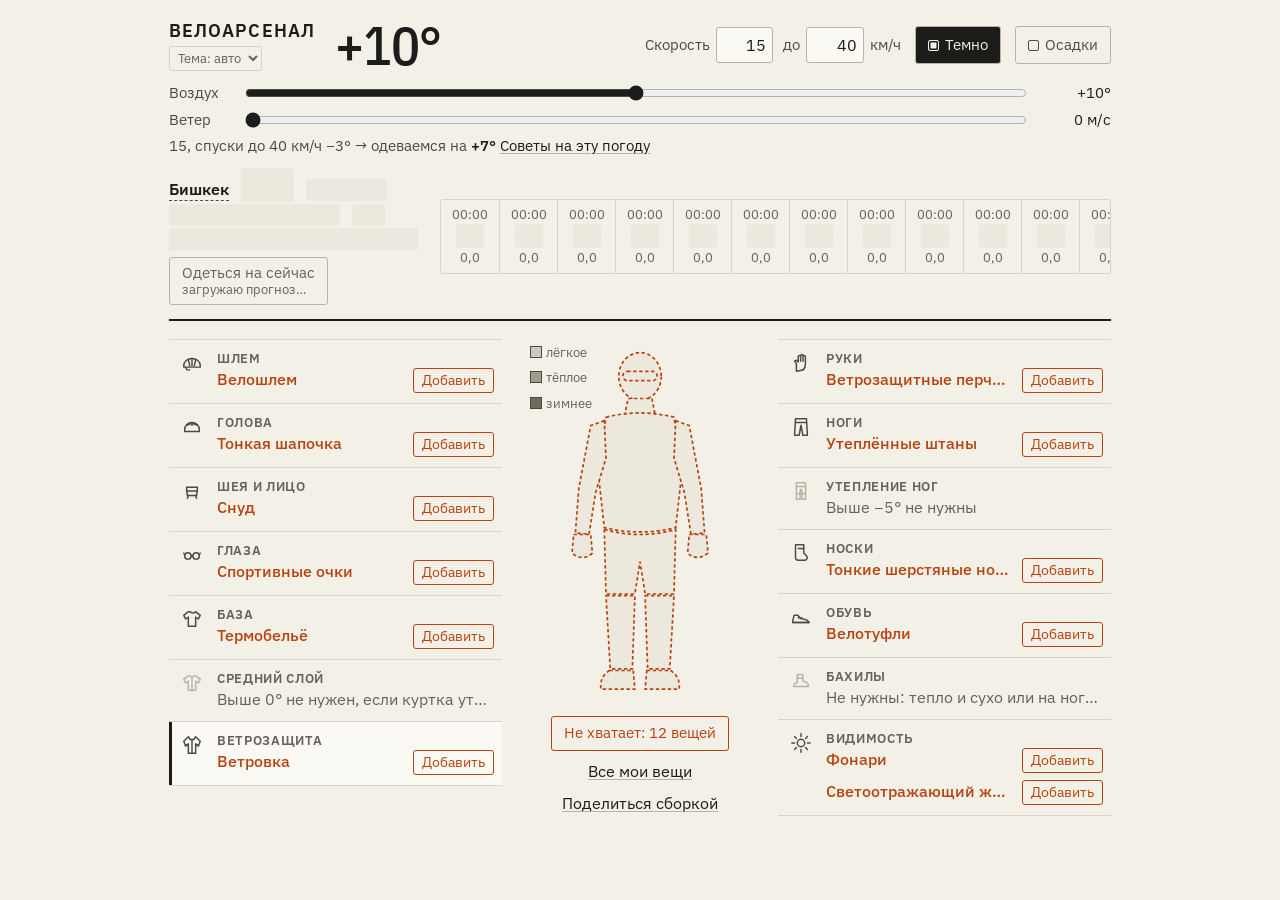
<file: docs/index.html>
<!doctype html>
<html lang="ru">
<head>
<meta charset="utf-8">
<meta name="viewport" content="width=device-width, initial-scale=1">
<title>Велоарсенал</title>
<link rel="preconnect" href="https://fonts.googleapis.com">
<link rel="preconnect" href="https://fonts.gstatic.com" crossorigin>
<link rel="stylesheet" href="https://fonts.googleapis.com/css2?family=IBM+Plex+Sans:wght@400;500;600&family=IBM+Plex+Sans+Condensed:wght@500;600&display=swap">
<script>try { var th = localStorage.getItem("veloarsenal.theme"); if (th && th !== "auto") document.documentElement.dataset.theme = th; } catch (e) {}</script>
<link rel="stylesheet" href="ui.css?v=03cb2241">

<div class="app">
  <section class="bar" aria-label="Условия поездки">
    <div class="brand-cell">
      <div class="brand">Велоарсенал</div>
      <select class="theme-sel" id="themeSel" aria-label="Тема оформления" title="Тема оформления">
        <option value="auto">Тема: авто</option><option value="light">Светлая</option><option value="dark">Тёмная</option><option value="dnb">Ночная</option><option value="aurora">Аврора</option>
      </select>
    </div>
    <div class="cond" id="cond" role="dialog" aria-label="Другая погода или скорость">
      <div class="m-only m-cond-h"><span>Другая погода или скорость</span><button type="button" class="ib" id="condClose" aria-label="Закрыть">✕</button></div>
      <div class="temp-big" id="tempBig">+10°</div>
      <div class="sliders">
        <div class="sl-row"><label for="temp">Воздух</label><input type="range" id="temp" min="-10" max="30" step="1" value="10"><output id="tempOut" for="temp"></output></div>
        <div class="sl-row"><label for="wind">Ветер</label><input type="range" id="wind" min="0" max="15" step="0.5" value="0"><output id="windOut" for="wind">0 м/с</output></div>
        <div class="eff"><span id="effText"></span> <button type="button" class="lnk" id="goTips">Советы на эту погоду</button></div>
      </div>
      <div class="toggles">
        <div class="speed" role="group" aria-label="Скорость">
          <label>Скорость <input id="spdCruise" type="number" min="15" max="60" step="1" inputmode="numeric" aria-label="Обычная скорость, км/ч"></label>
          <label>до <input id="spdMax" type="number" min="15" max="61" step="1" inputmode="numeric" aria-label="Максимальная скорость на спусках, км/ч"> км/ч</label>
        </div>
        <button type="button" class="tg flag" id="dark" aria-pressed="true">Темно</button>
        <button type="button" class="tg flag" id="rain" aria-pressed="false">Осадки</button>
      </div>
    </div>
    <div class="wx" aria-label="Погода">
      <button type="button" class="m-only cond-btn" id="condBtn" aria-label="Другая погода или скорость"><svg viewBox="0 0 24 24" width="20" height="20" fill="none" stroke="currentColor" stroke-width="1.7" stroke-linecap="round" stroke-linejoin="round" aria-hidden="true"><path d="M4 20h4L19 9l-4-4L4 16z"/><path d="M13.5 6.5l4 4"/></svg></button>
      <div class="wx-now" id="wNow"><span>Загружаю прогноз…</span></div>
      <div class="hours-wrap">
        <div class="hours" id="wHours" role="group" aria-label="Почасовой прогноз: нажмите, чтобы одеться на этот час"></div>
        <div class="swipe-cue" id="swipeCue" aria-hidden="true" hidden><span>››</span></div>
      </div>
      <div class="city-pop" id="cityPanel" role="dialog" aria-label="Выбор города" hidden>
        <input id="cityQ" type="search" placeholder="Город, например «Алматы»" aria-label="Поиск города" autocomplete="off">
        <div class="city-res" id="cityRes"></div>
        <div class="pop-actions">
          <button type="button" class="btn" id="cityGeo">Определить по местоположению</button>
          <button type="button" class="ib" id="cityClose" aria-label="Закрыть">✕</button>
        </div>
        <div class="io-msg" id="cityMsg" aria-live="polite"></div>
      </div>
    </div>
  </section>
  <div class="cond-bg" id="condBg"></div>

  <section class="main" aria-label="Экипировка">
    <div class="col" id="colLeft"></div>
    <div class="center">
      <div class="figure">
        <div class="fig-wrap">
        <svg id="figure" viewBox="0 0 200 430" role="img" aria-label="Силуэт велосипедиста, зоны окрашены по надетым вещам">
            <ellipse class="part" data-slot="head" cx="100" cy="44" rx="25" ry="28"/>
            <rect class="part" data-slot="eyes" x="80" y="38" width="40" height="11" rx="5"/>
            <path class="part" data-slot="face" d="M86 70 h28 l4 20 h-36 z"/>
            <path class="part" data-zone="torso" d="M60 92 Q100 82 140 92 L150 150 L142 222 Q100 232 58 222 L50 150 Z"/>
            <path class="part" data-zone="armL" d="M58 96 L42 102 L28 176 L24 228 L40 230 L48 180 L60 140 Z"/>
            <path class="part" data-zone="armR" d="M142 96 L158 102 L172 176 L176 228 L160 230 L152 180 L140 140 Z"/>
            <path class="part" data-slot="hands" d="M22 230 h20 l2 22 q-11 10 -24 0 z"/>
            <path class="part" data-slot="hands" d="M158 230 h20 l2 22 q-13 10 -24 0 z"/>
            <path class="part" data-zone="thighs" d="M58 224 Q100 236 142 224 L140 300 L106 300 L100 262 L94 300 L60 300 Z"/>
            <path class="part" data-zone="shins" d="M60 302 h34 l-3 86 h-26 z"/>
            <path class="part" data-zone="shins" d="M106 302 h34 l-5 86 h-26 z"/>
            <path class="part" data-zone="feet" d="M64 390 h28 l2 22 h-40 q-2 -14 10 -22 z"/>
            <path class="part" data-zone="feet" d="M108 390 h28 q12 8 10 22 h-40 z"/>
          </svg>
          <div class="fig-legend" aria-hidden="true"><span><i style="background:var(--layer-1)"></i>лёгкое</span><span><i style="background:var(--layer-2)"></i>тёплое</span><span><i style="background:var(--layer-3)"></i>зимнее</span></div>
        </div>
        <div class="fig-actions">
          <div class="m-only kit-h" id="kitHead"></div>
          <button type="button" class="miss-btn" id="goMissing" hidden>Не хватает: <span id="qBadge"></span></button>
          <button type="button" class="lnk m-only" data-go="tips">Советы на эту погоду</button>
          <button type="button" class="lnk all-items" id="goInv">Все мои вещи <span class="cnt" id="invCount"></span></button>
          <button type="button" class="lnk" id="shareBtn">Поделиться сборкой</button>
        </div>

      </div>
    </div>
    <div class="col" id="colRight"></div>
    <div class="card" id="inspector" role="dialog" aria-label="Описание вещи" hidden></div>

  </section>

  <section class="page" id="p-quests" aria-labelledby="h-quests" hidden>
    <div class="page-h"><button type="button" class="back" data-back>← Экипировка</button><h2 id="h-quests">Не хватает</h2></div>
    <div id="questsBody"></div>
  </section>

  <section class="page" id="p-inv" aria-labelledby="h-inv" hidden>
    <div class="page-h"><button type="button" class="back" data-back>← Экипировка</button><h2 id="h-inv">Мои вещи</h2><div class="ph-act"><button type="button" class="btn io-btn" id="ioDownload" title="Сохранить вещи и мерки в файл" aria-label="Экспорт в файл"><svg class="io-ico" viewBox="0 0 24 24" width="20" height="20" fill="none" stroke="currentColor" stroke-width="2" stroke-linecap="round" stroke-linejoin="round" aria-hidden="true"><path d="M12 15V4M7.5 8.5 12 4l4.5 4.5M4 14v5h16v-5"/></svg><span class="io-txt">Экспорт</span></button><label class="btn io-btn io-file" title="Импорт заменяет весь список вещей и мерки. Данные хранятся только в этом браузере или приложении и никуда не отправляются." aria-label="Импорт из файла"><svg class="io-ico" viewBox="0 0 24 24" width="20" height="20" fill="none" stroke="currentColor" stroke-width="2" stroke-linecap="round" stroke-linejoin="round" aria-hidden="true"><path d="M12 4v11M7.5 10.5 12 15l4.5-4.5M4 14v5h16v-5"/></svg><span class="io-txt">Импорт</span><input type="file" id="ioFile" accept="application/json,.json"></label><button type="button" class="btn pri plus-btn" id="addBtn" title="Добавить вещь" aria-label="Добавить вещь"><svg class="plus-ico" viewBox="0 0 24 24" width="22" height="22" fill="none" stroke="currentColor" stroke-width="2.2" stroke-linecap="round" aria-hidden="true"><path d="M12 5v14M5 12h14"/></svg><span class="plus-txt">Добавить вещь</span></button></div></div>
    <p class="io-msg" id="ioMsg" aria-live="polite"></p>
    <div class="body-sum"><span id="bodySum"></span><button type="button" class="lnk" id="bodyBtn">Изменить</button></div>
    <div id="invList"></div>
  </section>

  <section class="page" id="p-tips" aria-labelledby="h-tips" hidden>
    <div class="page-h"><button type="button" class="back" data-back>← Экипировка</button><h2 id="h-tips">Советы на эту погоду</h2></div>
    <ul class="rules" id="rules"></ul>
    <div id="cafeSec">
      <div class="sec-h">Что снять в помещении</div>
      <div class="cafe" id="cafe"></div>
    </div>
    <p class="more"><button type="button" class="lnk" data-go="guide">Что надеть при другой температуре →</button></p>
  </section>

  <section class="page" id="p-guide" aria-labelledby="h-guide" hidden>
    <div class="page-h"><button type="button" class="back" data-back>← Экипировка</button><h2 id="h-guide">Что надеть по температуре</h2></div>
        <div class="gchips" role="group" aria-label="Диапазон температуры" id="gChips"></div>
        <dl class="gcard" id="gCard"></dl>
        <div class="sec-h">Принципы</div>
        <ul class="gprin">
          <li><b>Три слоя:</b> снизу термобельё, в середине термоджерси, сверху куртка от ветра. С утеплённой курткой выше нуля хватит двух</li>
          <li><b>На старте чуть прохладно.</b> Разогрелись, расстегнитесь</li>
          <li><b>На скорости ветер</b> холодит сильнее, чем сам мороз</li>
          <li><b>Руки, ноги и голову</b> утепляйте первыми</li>
          <li><b>Носки шерстяные,</b> сверху бахилы от ветра и воды</li>
          <li><b>В сильный мороз</b> нужны лобстеры или муфты на руль</li>
        </ul>
        <p class="src">Усреднено по <a href="https://www.britishcycling.org.uk/knowledge/article/izn20150127-Cycling-Winter-Clothing-Guide-0" target="_blank" rel="noopener">British Cycling</a>, <a href="https://www.cyclinguk.org/cycle/wear-cycling-winter-cold" target="_blank" rel="noopener">Cycling UK</a>, <a href="https://www.cyclingweekly.com/fitness/training/what-to-wear-cycling-a-temperature-by-temperature-cycling-dress-guide" target="_blank" rel="noopener">Cycling Weekly</a>, <a href="https://www.loeffler.at/en/winter-cycling-clothing-layering-guide-for-every-temperature-and-condition/" target="_blank" rel="noopener">Löffler</a>, <a href="https://www.rule28.com/blogs/thoughts/winter-cycling-layering-a-science-backed-guide" target="_blank" rel="noopener">Rule 28</a>, <a href="https://roadmancycling.com/blog/what-to-wear-cycling-temperature-guide" target="_blank" rel="noopener">Roadman</a>, <a href="https://downtheroad.cc/blogs/race-and-ride/what-to-wear-cycling-by-temperature-c-guide" target="_blank" rel="noopener">Down the Road</a>, <a href="https://volatacycles.com/winter-cycling-gear/" target="_blank" rel="noopener">Volata</a>, <a href="https://join.cc/cycling-tips/cycling-what-to-wear-temperature-guide" target="_blank" rel="noopener">Join.cc</a>, <a href="https://www.roadbikerider.com/what-to-wear-in-various-weather/" target="_blank" rel="noopener">RoadBikeRider</a>, <a href="https://45nrth.com/blogs/blog/what-to-wear-winter-cycling-at-10%C2%BA-0%C2%BAf" target="_blank" rel="noopener">45NRTH</a>, <a href="https://sportexpert.kg/blog/velosport/chto-nadet-na-veloprogulku-v-kholodnuyu-pogodu/" target="_blank" rel="noopener">Sportexpert.kg</a>, <a href="https://pyoraliitto.fi/tietoa-pyorailysta/nain-pukeudut-pakkasella-pyorailya-varten/" target="_blank" rel="noopener">Pyöräliitto</a>, <a href="https://pyoravarikko.fi/blogs/artikkelit/vinkit-talvipyorailyyn" target="_blank" rel="noopener">Pyörävarikko</a>, <a href="https://www.intersport.fi/fi/inspiroidu/tyomatkapyoraily-onnistuu-talvellakin/" target="_blank" rel="noopener">Intersport Finland</a>. В источниках температура воздуха, а здесь строка выбирается по температуре «одеваемся на», с поправкой на вашу скорость и ветер.</p>
  </section>

  <div class="modal-bg" id="addDlg" hidden>
    <div class="modal" role="dialog" aria-modal="true" aria-labelledby="addTitle">
      <h2 id="addTitle">Добавить вещь</h2>
        <form class="inv-form" id="invForm" autocomplete="off">
          <input class="wide" id="fName" placeholder="Название, например «Флиска Helly Hansen»" aria-label="Название" maxlength="120" required>
          <label>Куда<select id="fSlot"></select></label>
          <label>Тип<select id="fType"></select></label>
          <label class="wide" id="fMatRow">Материал<select id="fMat"></select></label>
          <p class="wide body-hint"><span id="fBodyHint"></span> <button type="button" class="lnk" id="fBodyEdit">мерки</button></p>
          <input class="wide" id="fNote" placeholder="Заметка: размер, как носить" aria-label="Заметка" maxlength="300">
          <input class="wide" id="fLink" placeholder="Ссылка на вещь (необязательно)" aria-label="Ссылка" type="url">
          <div class="inv-actions"><button type="submit" class="btn pri" id="fSave">Добавить</button><button type="button" class="btn" id="fCancel">Отмена</button></div>
        </form>
    </div>
  </div>

  <div class="toast" id="toast" role="status" aria-live="polite" hidden><span id="toastTxt"></span><input id="toastUrl" readonly hidden aria-label="Ссылка"><button type="button" class="lnk" id="toastAct" hidden></button><button type="button" class="ib" id="toastClose" aria-label="Закрыть">✕</button></div>

  <div class="shared-bar" id="sharedBar" role="status" hidden>
    <span id="sharedTxt">Вы смотрите чужую сборку</span>
    <span class="shared-act"><button type="button" class="btn pri" id="sharedSave">Сохранить себе</button><button type="button" class="btn" id="sharedExit">Вернуться к моей</button></span>
  </div>

  <div class="modal-bg" id="bodyDlg" hidden>
    <div class="modal" role="dialog" aria-modal="true" aria-labelledby="bodyTitle">
      <h2 id="bodyTitle" class="tip-host">Мои мерки <span class="tip" tabindex="0" role="note" data-tip="Мерьте без одежды, стоя ровно. Лента прилегает, но не врезается: под неё проходит палец. Перемерьте два-три раза и возьмите среднее. Сохраняется само и попадает в файл выгрузки." aria-label="Мерьте без одежды, стоя ровно. Лента прилегает, но не врезается: под неё проходит палец. Перемерьте два-три раза и возьмите среднее. Сохраняется само и попадает в файл выгрузки.">i</span></h2>
      <div class="body-form" id="bodyForm"></div>
      <div class="inv-actions"><button type="button" class="btn pri" id="bodyDone">Готово</button></div>
    </div>
  </div>
</div>

<!-- VA_DEFAULT_INVENTORY -->
<script>
(function () {
  "use strict";

  const ICONS = {
    helmet: '<path d="M3 15a9 8 0 0 1 18 0v1.5H3z"/><path d="M8 8.5l1.5 6.5M12 7v8M16 8.5l-1.5 6.5"/><path d="M5 16.5l1.5 3h3"/>',
    head: '<path d="M4 15a8 8 0 0 1 16 0v2H4z"/><path d="M7 10c2-2 8-2 10 0"/><path d="M12 7v3"/>',
    face: '<path d="M6 8h12l-1 9H7z"/><path d="M6 12h12"/><path d="M8 17l-1 3M16 17l1 3"/>',
    eyes: '<circle cx="7.5" cy="13" r="3.5"/><circle cx="16.5" cy="13" r="3.5"/><path d="M11 13h2M4 12l-1-2M20 12l1-2"/>',
    base: '<path d="M8 4l-5 4 2 4 3-2v10h8V10l3 2 2-4-5-4c-1 2-5 2-6 0z"/>',
    mid: '<path d="M8 4l-5 4 2 4 3-2v10h8V10l3 2 2-4-5-4"/><path d="M12 5v15"/><path d="M9 4c1 1.5 5 1.5 6 0"/>',
    shell: '<path d="M8 3l-5 5 2 5 3-2v10h8V11l3 2 2-5-5-5-2 3h-4z"/><path d="M12 6v15"/><path d="M5 13l3-2M19 13l-3-2"/>',
    hands: '<path d="M7 21v-8l-2-3 2-1 2 2V5a1.3 1.3 0 0 1 2.6 0v5-6a1.3 1.3 0 0 1 2.6 0v6-5a1.3 1.3 0 0 1 2.6 0v8c0 4-2 7-4 7z"/>',
    legs: '<path d="M6 3h12l1 18h-5l-2-11-2 11H5z"/><path d="M6 7h12"/>',
    legOver: '<path d="M7 3h10v18h-4v-9l-1-2-1 2v9H7z"/><path d="M7 7h10M7 15h4M13 15h4"/>',
    socks: '<path d="M9 3h6v9l3 3a3 3 0 0 1-2 5H9a3 3 0 0 1-3-3V3z"/><path d="M9 7h6"/>',
    shoes: '<path d="M3 16l1.5-6h4l2 3 5 1.5c3 .8 5 1.5 5 3.5H3z"/><path d="M3 18h18"/><path d="M9 13l1-1.5M11.5 14l1-1.5"/>',
    overshoe: '<path d="M4 18h16v-2c0-2-3-3-6-4V5H8v9c-2 0-4 1-4 4z"/><path d="M8 9h6"/>',
    vis: '<circle cx="12" cy="12" r="4"/><path d="M12 2v3M12 19v3M2 12h3M19 12h3M5 5l2 2M17 17l2 2M5 19l2-2M17 7l2-2"/>'
  };

  // Типы вещей в каждом слоте: из них пользователь выбирает при добавлении своей вещи
  const TYPES = {
    helmet:   { road: "Шоссейный", mtb: "МТБ с козырьком", urban: "Городской", winter: "Зимний (с утеплёнными ушами)" },
    head:     { thin: "Тонкая шапочка", helmetCap: "Ветрозащитная шапочка", earband: "Повязка на уши", cycCap: "Велокепка с козырьком", balaclava: "Балаклава" },
    face:     { snood: "Снуд / бафф", mask: "Ветрозащитная маска", scarf: "Шарф", balaclava: "Балаклава" },
    eyes:     { glasses: "Спортивные очки", sealed: "Очки с уплотнителем", goggles: "Маска" },
    base:     { tee: "Футболка / велоджерси", longsleeve: "Лонгслив / термобельё / велоджерси с длинным рукавом", sleeves: "Нарукавники" },
    mid:      { grid: "Сеточный флис", jersey: "Термоджерси", fleece: "Флиска", sweater: "Свитер / кофта / худи", puffy: "Лёгкий пуховик / синтепон" },
    shell:    { windVest: "Ветрозащитный жилет", windJacket: "Ветровка", softshell: "Софтшелл / тёплая велокуртка", membrane: "Мембранная куртка", winterJacket: "Утеплённая зимняя куртка", warmVest: "Утеплённый жилет" },
    hands:    { mesh: "Лёгкие / летние", liner: "Перчатки-подкладка", thin: "Тонкие с длинными пальцами", windproof: "Ветрозащитные (виндстопер)", insulated: "Утеплённые", lobster: "Лобстеры", mittens: "Варежки", muffs: "Муфты на руль" },
    legs:     { shorts: "Шорты / велошорты", knickers: "Бриджи 3/4", tights: "Тонкие велоштаны / штаны", winterTights: "Зимние велоштаны / утеплённые штаны" },
    legOver:  { overpants: "Ветрозащитные штаны / самосбросы", warmPants: "Утеплённые брюки", legWarmers: "Гетры", warmLegWarmers: "Утеплённые гетры" },
    socks:    { regular: "Спортивные", thinWool: "Тонкие шерстяные", thickWool: "Толстые шерстяные", waterproof: "Непромокаемые" },
    shoes:    { cycling: "Велотуфли", sneakers: "Кроссовки / кеды", trail: "Треккинговые или мембранные кроссовки", winterCycling: "Зимние велоботинки", winterBoots: "Тёплые зимние ботинки" },
    overshoe: { toe: "Чехлы на носок обуви", wind: "Ветрозащитные бахилы", warm: "Утеплённые бахилы" },
    vis:      { lights: "Фонари", reflVest: "Светоотражающий жилет", reflBands: "Светоотражающие браслеты или полоски" }
  };
  const MATS = { merino: "Меринос", wool: "Шерсть", synthetic: "Синтетика", fleece: "Флис", softshell: "Софтшелл", membrane: "Мембрана", nylon: "Нейлон / ветрозащита", down: "Пух", insulation: "Синтетический утеплитель", neoprene: "Неопрен", leather: "Кожа", cotton: "Хлопок", other: "Другое" };
  // Материалы, которые имеют смысл в каждом слоте; у фонарей, очков и шлема материала нет
  const SLOT_MATS = {
    helmet: [], eyes: [], vis: [],
    head: ["merino", "wool", "synthetic", "fleece", "softshell", "cotton"],
    face: ["merino", "wool", "synthetic", "fleece", "softshell", "cotton"],
    base: ["merino", "wool", "synthetic", "cotton"],
    mid: ["fleece", "merino", "wool", "synthetic", "down", "insulation", "cotton"],
    shell: ["nylon", "membrane", "softshell", "insulation", "down", "synthetic"],
    hands: ["synthetic", "softshell", "fleece", "merino", "wool", "leather", "insulation"],
    legs: ["synthetic", "fleece", "merino"],
    legOver: ["softshell", "nylon", "membrane", "fleece", "synthetic", "insulation"],
    socks: ["merino", "wool", "synthetic", "cotton"],
    shoes: ["synthetic", "leather", "membrane"],
    overshoe: ["neoprene", "nylon", "softshell", "synthetic"]
  };

  // Что нужно надеть: каталог потребностей. Своя вещь подставляется по слоту и типу,
  // среди подходящих — сначала та, что уже есть, потом по предпочтительному материалу
  const NEEDS = {
    helmet:       { slot: "helmet", n: "Велошлем", types: ["road", "mtb", "urban", "winter"], r: "rare", tip: "Сидит ровно, ремешок под подбородком с зазором в палец", find: "велошлем" },
    helmetWinter: { slot: "helmet", n: "Велошлем", types: ["winter", "urban", "mtb", "road"], r: "rare", warm: 1, wind: 1, note: "Обычный шлем, под ним балаклава или тёплая шапочка", tip: "Если дует через вентиляцию, наденьте сверху чехол на шлем", find: "чехол на велошлем ветрозащитный" },
    capThin:      { slot: "head", n: "Тонкая шапочка", types: ["thin", "helmetCap", "earband", "cycCap"], mats: ["merino", "wool", "synthetic"], r: "uncommon", warm: 1, cafe: true, find: "тонкая шапка под велошлем" },
    capWind:      { slot: "head", n: "Ветрозащитная шапочка", types: ["helmetCap", "thin", "earband"], r: "rare", warm: 1, wind: 1, cafe: true, note: "Закрывает уши от ветра", find: "велошапочка под шлем ветрозащитная" },
    balaclava:    { slot: "head", n: "Балаклава", types: ["balaclava"], r: "epic", warm: 2, wind: 1, cafe: true, up: "опустите с носа", down: "поднимите на нос", find: "балаклава тонкая под шлем", alts: ["capWind"] },
    neck:         { slot: "face", n: "Снуд", or: "бафф", types: ["snood", "scarf", "balaclava", "mask"], mats: ["merino", "wool", "synthetic"], r: "uncommon", warm: 1, down: "подтяните до подбородка", find: "снуд бафф меринос" },
    nose:         { slot: "face", n: "Снуд", or: "бафф", types: ["snood", "mask", "balaclava", "scarf"], mats: ["merino", "wool", "synthetic"], r: "uncommon", warm: 1, cafe: true, tip: "В помещении снимите, чтобы высох. Не натягивайте до самых очков, иначе они запотеют", up: "опустите на шею", down: "натяните на нос", find: "снуд бафф меринос" },
    under:        { slot: "face", n: "Тонкий снуд", types: ["snood", "mask"], mats: ["merino", "synthetic"], r: "uncommon", warm: 1, optional: true },
    glasses:      { slot: "eyes", n: "Спортивные очки", or: "велоочки", types: ["glasses", "sealed"], r: "rare", wind: 1, tip: "Вечером нужны прозрачные стёкла", down: "наденьте, иначе от ветра слезятся глаза", find: "велоочки прозрачная линза" },
    glassesSeal:  { slot: "eyes", n: "Очки с уплотнителем", types: ["sealed", "goggles"], r: "epic", wind: 2, note: "Мягкая прокладка по краю не пускает холодный воздух сбоку, и глаза не слезятся", down: "наденьте", find: "спортивные очки с уплотнителем прозрачная линза", alts: ["glasses"] },
    tee:          { slot: "base", n: "Футболка", or: "велоджерси", types: ["tee"], mats: ["merino", "synthetic"], avoid: ["cotton"], r: "uncommon", warm: 1, find: "велофутболка", alts: ["longsleeve"] },
    sleeves:      { slot: "base", n: "Нарукавники", types: ["sleeves"], r: "uncommon", warm: 1, tip: "Стало жарко? Спустите к запястью прямо на ходу", find: "велонарукавники", optional: true },
    longsleeve:   { slot: "base", n: "Термобельё", or: "лонгслив, велоджерси с длинным рукавом", types: ["longsleeve"], mats: ["merino", "wool", "synthetic"], avoid: ["cotton"], r: "rare", warm: 2, tip: "Заправьте в штаны, чтобы не дуло в поясницу. Если у велоштанов есть лямки, наденьте их поверх", find: "лонгслив меринос термобелье" },
    teeUnder:     { slot: "base", n: "Нижняя футболка", types: ["tee"], mats: ["merino", "wool", "synthetic"], avoid: ["cotton"], r: "uncommon", warm: 1, note: "Ещё один тонкий слой на тело в сильный мороз", optional: true },
    mid:          { slot: "mid", n: "Термоджерси", or: "тёплая кофта", types: ["grid", "jersey", "fleece", "sweater"], mats: ["fleece", "merino", "wool", "synthetic"], avoid: ["cotton"], r: "rare", warm: 3, cafe: true, up: "расстегните ворот", down: "застегните ворот", note: "Её продувает, поэтому сверху нужна куртка с рукавами", tip: "Лучше облегающая: не топорщится под курткой", find: "термоджерси велосипедная с начёсом", alts: ["warmVest"] },
    windVest:     { slot: "shell", n: "Ветрозащитный жилет", types: ["windVest"], r: "rare", wind: 2, sleeves: false, cafe: true, up: "расстегните", down: "застегните", note: "Не греет, только закрывает грудь от ветра", find: "велосипедный ветрожилет", alts: ["windJacket"] },
    windJacket:   { slot: "shell", n: "Ветровка", types: ["windJacket", "softshell", "winterJacket"], r: "rare", wind: 3, cafe: true, up: "расстегните до середины груди", down: "застегните до горла", note: "Тонкая куртка сама не греет, греет то, что под ней", tip: "Зябко на спуске? Наденьте сверху жилет", find: "веловетровка мужская", alts: ["membrane"] },
    frostShell:   { slot: "shell", n: "Утеплённая куртка", types: ["softshell", "winterJacket"], r: "legendary", warm: 2, wind: 3, cafe: true, up: "расстегните до груди", down: "застегните до горла", tip: "Выше нуля под неё хватит термобелья, в мороз добавьте термоджерси. Нет такой куртки? Наденьте ветровку, а под неё тёплую кофту", find: "утепленная велокуртка", alts: ["windJacket", "membrane"] },
    membrane:     { slot: "shell", n: "Непромокаемая куртка", types: ["membrane", "softshell"], r: "epic", warm: 1, wind: 3, cafe: true, up: "расстегните до груди", down: "застегните до горла", note: "Не промокает, но плохо выпускает пот", tip: "В гору расстёгивайтесь", find: "мембранная велокуртка", alts: ["windJacket"] },
    warmVest:     { slot: "shell", n: "Утеплённый жилет", types: ["warmVest"], r: "epic", warm: 1, wind: 2, sleeves: false, cafe: true, up: "расстегните", down: "застегните", note: "Надевается под куртку: греет грудь и живот, а рукава не толстеют", find: "утеплённый веложилет", alts: ["windVest"] },
    gMesh:        { slot: "hands", n: "Лёгкие перчатки", types: ["mesh", "thin"], r: "uncommon", find: "велоперчатки летние" },
    gThin:        { slot: "hands", n: "Тонкие перчатки с длинными пальцами", types: ["thin", "windproof", "liner", "insulated"], r: "uncommon", warm: 1, find: "велоперчатки длинный палец" },
    gWind:        { slot: "hands", n: "Ветрозащитные перчатки", types: ["windproof", "insulated"], r: "rare", warm: 1, wind: 2, note: "Тонкие, но не продуваются: на ветру пальцы не мёрзнут, а руки не потеют", find: "перчатки ветрозащитные виндстопер", alts: ["gWarm"] },
    gWarm:        { slot: "hands", n: "Тёплые перчатки", types: ["insulated"], r: "epic", warm: 2, wind: 2, up: "ослабьте на запястье", down: "затяните на запястье", tip: "Если пальцы всё равно мёрзнут, переходите на лобстеры", find: "велоперчатки утепленные ветрозащитные", alts: ["gLobster"] },
    gLobster:     { slot: "hands", n: "Лобстеры", or: "варежки", types: ["lobster", "mittens", "muffs"], r: "legendary", warm: 3, wind: 3, note: "В лобстерах тормозите и переключаете скорости двумя пальцами", tip: "В сильный мороз наденьте под них тонкие перчатки", find: "лобстеры перчатки беговые лыжи", alts: ["gWarm"] },
    shorts:       { slot: "legs", n: "Шорты", or: "велошорты", types: ["shorts", "knickers"], r: "uncommon", find: "велошорты с памперсом", alts: ["tights"] },
    shortsHot:    { slot: "legs", n: "Шорты", or: "велошорты", types: ["shorts"], r: "uncommon", tip: "В жару длинные штаны не подойдут", find: "велошорты с памперсом" },
    tights:       { slot: "legs", n: "Тонкие штаны", or: "велоштаны", types: ["tights", "knickers", "winterTights"], r: "uncommon", warm: 1, find: "велоштаны с памперсом" },
    winterTights: { slot: "legs", n: "Утеплённые штаны", or: "зимние велоштаны", types: ["winterTights"], r: "legendary", warm: 3, wind: 2, tip: "Лучше с флисом внутри и тканью спереди, которая не продувается", find: "велоштаны утепленные с памперсом", alts: ["tights"] },
    legWarm:      { slot: "legOver", n: "Гетры", types: ["legWarmers", "warmLegWarmers"], r: "uncommon", warm: 1, note: "Надеваются с шортами вместо длинных штанов", tip: "Стало жарко? Спустите вниз", optional: true },
    warmLegWarm:  { slot: "legOver", n: "Утеплённые гетры", types: ["warmLegWarmers"], r: "rare", warm: 2, note: "С шортами вместо тёплых штанов, примерно до +3°" },
    overpants:    { slot: "legOver", n: "Ветрозащитные штаны", types: ["overpants", "warmPants"], r: "epic", warm: 2, wind: 3, cafe: true, up: "приоткройте боковые молнии, если они есть", down: "закройте молнии", tip: "Удобнее с молниями по бокам: такие снимаются, не разуваясь", find: "самосбросы брюки ветрозащитные" },
    socksReg:     { slot: "socks", n: "Спортивные носки", types: ["regular", "thinWool"], r: "common", find: "носки спортивные" },
    socksThin:    { slot: "socks", n: "Тонкие шерстяные носки", types: ["thinWool", "waterproof", "thickWool"], mats: ["merino", "wool"], r: "rare", warm: 1, tip: "Должны заходить под штанину, чтобы не было голой полоски на щиколотке", find: "носки меринос тонкие" },
    socksThick:   { slot: "socks", n: "Толстые шерстяные носки", types: ["thickWool", "waterproof"], mats: ["merino", "wool"], r: "epic", warm: 2, tip: "Обувь не должна давить: в тесной ноги мёрзнут сильнее", find: "носки меринос теплые", alts: ["socksThin"] },
    shoesSummer:  { slot: "shoes", n: "Велотуфли", or: "кроссовки", types: ["cycling", "sneakers", "trail", "winterCycling"], r: "common", find: "велотуфли" },
    shoesCool:    { slot: "shoes", n: "Осенняя обувь без сетки", types: ["trail", "winterCycling", "cycling", "sneakers"], r: "uncommon", find: "кроссовки мембранные", note: "Сетку на кроссовках продувает. Подойдут кроссовки с мембраной или плотным верхом" },
    shoesWinter:  { slot: "shoes", n: "Зимние ботинки", types: ["winterCycling", "winterBoots"], r: "legendary", warm: 2, wind: 2, note: "Греют лучше, чем летняя обувь с бахилами", tip: "Берите на размер больше: так влезет тёплый носок и ничего не давит", find: "зимние велоботинки", alts: ["shoesCool"] },
    overshoes:    { slot: "overshoe", n: "Бахилы", types: ["wind", "warm", "toe"], r: "epic", warm: 1, wind: 3, find: "велобахилы" },
    lights:       { slot: "vis", n: "Фонари", types: ["lights"], r: "common", note: "Белый спереди и красный сзади", tip: "Включайте, как только стемнеет", find: "велофонарь передний и задний" },
    reflVest:     { slot: "vis", n: "Светоотражающий жилет", types: ["reflVest", "reflBands"], r: "uncommon", note: "Надевается поверх всего", find: "светоотражающий жилет" }
  };

  const SLOTS = [
    { id: "helmet", label: "Шлем", side: "L" }, { id: "head", label: "Голова", side: "L" }, { id: "face", label: "Шея и лицо", side: "L" },
    { id: "eyes", label: "Глаза", side: "L" }, { id: "base", label: "База", side: "L" },
    { id: "mid", label: "Средний слой", side: "L" }, { id: "shell", label: "Ветрозащита", side: "L" },
    { id: "hands", label: "Руки", side: "R" }, { id: "legs", label: "Ноги", side: "R" },
    { id: "legOver", label: "Утепление ног", side: "R" }, { id: "socks", label: "Носки", side: "R" }, { id: "shoes", label: "Обувь", side: "R" },
    { id: "overshoe", label: "Бахилы", side: "R" }, { id: "vis", label: "Видимость", side: "R" }
  ];

  const HINT = {
    head: "Выше +12° не нужна", face: "Выше +15° по желанию", mid: "Выше 0° не нужен, если куртка утеплённая",
    shell: "Выше +16° не нужна", legOver: "Выше −5° не нужны",
    overshoe: "Не нужны: тепло и сухо или на ногах зимние ботинки"
  };

  function pick(e, dark, rain) {
    const o = {};
    o.helmet = [e > -3 ? "helmet" : "helmetWinter"];
    o.head = e > 12 ? [] : e > 5 ? ["capThin"] : e > 0 ? ["capWind"] : ["balaclava"];
    o.face = e > 15 ? [] : e > 5 ? ["neck"] : e > 0 ? ["nose"] : ["under"];
    o.eyes = [e > 2 ? "glasses" : "glassesSeal"];
    o.base = e > 20 ? ["tee"] : e > 12 ? ["tee", "sleeves"] : e > -10 ? ["longsleeve"] : ["teeUnder", "longsleeve"];
    // Слои по большинству гайдов: выше нуля термобельё и утеплённая куртка (или ветровка с кофтой),
    // ниже нуля три слоя, в сильный мороз ещё тёплый жилет
    o.mid = e > 0 ? (rain && e <= 5 ? ["mid"] : []) : ["mid"];
    o.shell = rain && e > 0 ? ["membrane"] : e > 16 ? [] : e > 12 ? ["windVest"] : e > 5 ? ["windJacket"] : e > -10 ? ["frostShell"] : ["frostShell", "warmVest"];
    o.hands = e > 15 ? ["gMesh"] : e > 10 ? ["gThin"] : e > 5 ? ["gWind"] : e > -5 ? ["gWarm"] : ["gLobster"];
    // Ноги теплеют вместе с погодой: шорты → тайтсы → зимние тайтсы → зимние + брюки поверх
    o.legs = e > 22 ? ["shortsHot"] : e > 18 ? ["shorts"] : e > 10 ? ["tights"] : ["winterTights"];
    o.legOver = e > -5 ? [] : ["overpants"];
    o.socks = e > 12 ? ["socksReg"] : e > 0 ? ["socksThin"] : ["socksThick"];
    o.shoes = e > 5 && !rain ? ["shoesSummer"] : e > -3 ? ["shoesCool"] : ["shoesWinter"];
    o.overshoe = e > 5 && !rain ? [] : ["overshoes"];
    o.vis = dark ? ["lights", "reflVest"] : ["lights"];
    return o;
  }

  // Инвентарь пользователя: хранится только в этом браузере или приложении
  const INV_KEY = "veloarsenal.inventory";
  let inv = [];
  try {
    const raw = localStorage.getItem(INV_KEY);
    inv = raw ? JSON.parse(raw) : (Array.isArray(window.VA_DEFAULT_INVENTORY) ? window.VA_DEFAULT_INVENTORY : []);
  } catch (err) { inv = Array.isArray(window.VA_DEFAULT_INVENTORY) ? window.VA_DEFAULT_INVENTORY : []; }
  inv = (Array.isArray(inv) ? inv : []).filter(it => it && TYPES[it.slot] && TYPES[it.slot][it.type] && it.status !== "wanted").map(({ status, ...it }) => ({ mat: "other", ...it, id: it.id || newId() }));
  function newId() { return "i" + Date.now().toString(36) + Math.random().toString(36).slice(2, 6); }
  // Чужая сборка по ссылке открывается только для просмотра и ничего не сохраняет, пока не нажать «Сохранить себе»
  let viewOnly = false;
  const saveInv = () => { if (viewOnly) return; try { localStorage.setItem(INV_KEY, JSON.stringify(inv)); } catch (err) { /* только в памяти */ } };
  // Стартовый список из сборки: новые вещи дописываются один раз, удалённые вручную не возвращаются
  (function mergeDefaults() {
    const def = Array.isArray(window.VA_DEFAULT_INVENTORY) ? window.VA_DEFAULT_INVENTORY : [];
    if (!def.length) return;
    const key = (it) => it.slot + "|" + it.type + "|" + String(it.name).toLowerCase();
    let seen = null;
    try { seen = JSON.parse(localStorage.getItem("veloarsenal.defaultsSeen") || "null"); } catch (err) { seen = null; }
    const have = new Set(inv.map(key));
    const known = new Set(Array.isArray(seen) ? seen : []);
    // Первый раз неизвестно, что удалено вручную, — добавляем только в пустые слоты
    const firstRun = !Array.isArray(seen);
    const filled = new Set(inv.map(it => it.slot));
    // Вещь из файла может заменить старую по имени («replaces»): переименование без дубля
    def.forEach(it => {
      if (!it.replaces || !TYPES[it.slot] || !TYPES[it.slot][it.type]) return;
      const old = inv.find(x => String(x.name).toLowerCase() === String(it.replaces).toLowerCase());
      if (!old) return;
      const { replaces, status, ...fresh } = it;
      Object.assign(old, { mat: "other", ...fresh });
      have.add(key(old));
      saveInv();
    });
    // Вещь с пометкой remove убирается из списка по имени
    const gone = new Set(def.filter(it => it.remove).map(it => String(it.name).toLowerCase()));
    if (gone.size && inv.some(x => gone.has(String(x.name).toLowerCase()))) { inv = inv.filter(x => !gone.has(String(x.name).toLowerCase())); saveInv(); }
    const add = def.filter(it => !it.remove && TYPES[it.slot] && TYPES[it.slot][it.type] && !known.has(key(it)) && !have.has(key(it)) && !(firstRun && filled.has(it.slot)));
    if (add.length) { inv = inv.concat(add.map(({ status, replaces, ...it }) => ({ mat: "other", ...it, id: newId() }))); saveInv(); }
    try { localStorage.setItem("veloarsenal.defaultsSeen", JSON.stringify([...new Set([...known, ...def.map(key)])])); } catch (err) { /* ignore */ }
  })();

  const matRank = (need, it) => { const i = (need.mats || []).indexOf(it.mat); return i < 0 ? 9 : i; };
  function findItem(need, used) {
    const c = inv.filter(it => it.slot === need.slot && need.types.includes(it.type));
    // Вещь с пометкой pref (основная в слоте) идёт первой
    c.sort((a, b) => (!!b.pref - !!a.pref) || (need.types.indexOf(a.type) - need.types.indexOf(b.type)) || (matRank(need, a) - matRank(need, b)));
    return c.find(it => !used.has(it.id)) || null;
  }
  // Потребность → запись слота: своя вещь, замена или кнопка «Добавить»
  function resolve(nid, used) {
    const want = NEEDS[nid];
    // Порядок: своя вещь нужного типа → замена из своих → кнопка «Добавить»
    let it = findItem(want, used), need = want, sub = null;
    if (!it) for (const a of want.alts || []) { const ai = findItem(NEEDS[a], used); if (ai) { it = ai; need = NEEDS[a]; sub = want; break; } }
    if (!it && want.optional) return null;
    if (it) used.add(it.id);
    const notes = [];
    if (sub) notes.push("Замена: нет вещи «" + sub.n.toLowerCase() + "»");
    if (it && (need.avoid || []).includes(it.mat)) notes.push(MATS[it.mat] + " мокнет и холодит. Лучше синтетика или шерсть");
    if (need.note) notes.push(need.note);
    if (it && it.note) notes.push(it.note);
    return {
      nid, want, need, it, sub,
      n: it ? it.name : want.n,
      s: it ? "owned" : want.basic ? "wardrobe" : "missing",
      r: need.r, warm: need.warm || 0, wind: need.wind || 0, sleeves: need.sleeves, cafe: need.cafe,
      up: need.up, down: need.down, notes, tip: need.tip,
      meta: it ? TYPES[it.slot][it.type] + (it.mat && it.mat !== "other" ? " · " + MATS[it.mat] : "") : "",
      find: want.find, link: it && it.link
    };
  }
  function outfit(e, dark, rain) {
    const ids = pick(e, dark, rain);
    // Без балаклавы лицо закрывает снуд на нос
    if (ids.head[0] === "balaclava" && !findItem(NEEDS.balaclava, new Set())) ids.face = ["nose"];
    // Нет тайтсов, но есть шорты и велогетры — их и надеваем в прохладу
    const has = (type) => inv.some(it => it.type === type);
    if (ids.legs[0] === "tights" && !findItem(NEEDS.tights, new Set()) && has("shorts") && (has("legWarmers") || has("warmLegWarmers"))) { ids.legs = ["shorts"]; ids.legOver = ["legWarm"].concat(ids.legOver); }
    // Утеплённые гетры с шортами выручают и до +3°, если тайтсов нет совсем
    if (ids.legs[0] === "winterTights" && e > 3 && !findItem(NEEDS.winterTights, new Set()) && !findItem(NEEDS.tights, new Set()) && has("shorts") && has("warmLegWarmers")) { ids.legs = ["shorts"]; ids.legOver = ["warmLegWarm"]; }
    // Зимние ботинки в сухой мороз — бахилы не нужны
    if (ids.shoes[0] === "shoesWinter" && !rain && (has("winterCycling") || has("winterBoots"))) ids.overshoe = [];
    // Нет утеплённой велокуртки — ветровка, а под неё тёплая кофта
    if (ids.shell[0] === "frostShell" && !findItem(NEEDS.frostShell, new Set()) && !ids.mid.length) ids.mid = ["mid"];
    // Жилет в сильный мороз — только если он есть и ещё не надет средним слоем
    if (ids.shell.includes("warmVest") && (!findItem(NEEDS.warmVest, new Set()) || (ids.mid.length && !findItem(NEEDS.mid, new Set())))) ids.shell = ids.shell.filter(n => n !== "warmVest");
    // Нет зимних тайтсов при +5° и ниже — обычные тайтсы и брюки поверх (их можно снять в помещении)
    if (ids.legs[0] === "winterTights" && e <= 5 && !ids.legOver.length && !findItem(NEEDS.winterTights, new Set()) && findItem(NEEDS.tights, new Set())) ids.legOver = ["overpants"];
    const used = new Set(), o = {};
    SLOTS.forEach(s => { o[s.id] = ids[s.id].map(nid => resolve(nid, used)).filter(Boolean); });
    return o;
  }

  const WARM = ["", "греет слабо", "греет", "греет сильно"];
  const layer = (list) => Math.min(3, Math.max(1, ...list.map(x => x.warm || (x.wind ? 1 : 0))));
  const $ = (id) => document.getElementById(id);
  const esc = (s) => String(s == null ? "" : s).replace(/[&<>"']/g, ch => ({ "&": "&amp;", "<": "&lt;", ">": "&gt;", '"': "&quot;", "'": "&#39;" }[ch]));
  const fmt = (t) => (t > 0 ? "+" : t < 0 ? "−" : "") + Math.abs(t) + "°";
  const r1 = (x) => Math.round(x * 2) / 2;
  const ms = (x) => String(r1(x)).replace(".", ",");
  const plural = (n, one, few, many) => { const a = n % 10, b = n % 100; return a === 1 && b !== 11 ? one : a >= 2 && a <= 4 && (b < 12 || b > 14) ? few : many; };
  const ozon = (q) => "https://www.ozon.ru/search/?text=" + encodeURIComponent(q);

  const state = { t: 10, cruise: 15, vmax: 40, dark: true, wind: 0, rain: false, tab: "quests", sel: "shell" };
  try {
    const s = JSON.parse(localStorage.getItem("veloarsenal") || "null");
    if (s && typeof s.t === "number") {
      // Старые настройки: режим «ровно / подъём и спуск» → скорости
      if (typeof s.hill === "boolean" && s.vmax == null) s.vmax = s.hill ? 40 : 15;
      delete s.fast; delete s.hill;
      Object.assign(state, s);
    }
  } catch (err) { /* без сохранения */ }
  const clampSpeed = (v, lo, hi, def) => { v = Math.round(Number(v)); return isFinite(v) && v > 0 ? Math.max(lo, Math.min(hi, v)) : def; };
  // Реальные пределы: ниже 15 км/ч расчёт не меняется; максимум — пока поправка не упрётся в −8°
  const maxFor = (c) => c + Math.ceil((11 - 0.12 * Math.max(0, c - 15)) / 0.24);
  state.cruise = clampSpeed(state.cruise, 15, 60, 15);
  state.vmax = Math.max(state.cruise, clampSpeed(state.vmax, 15, maxFor(state.cruise), 40));
  // Поправка к температуре воздуха: педали греют на обычной скорости, спуски холодят.
  // 15/15 км/ч → +3°, 15/40 км/ч → −3°
  const speedOffset = () => Math.max(-8, Math.min(4, Math.round(3 - 0.24 * (state.vmax - state.cruise) - 0.12 * Math.max(0, state.cruise - 15))));
  const hilly = () => state.vmax - state.cruise >= 10;
  const save = () => { if (viewOnly) return; try { localStorage.setItem("veloarsenal", JSON.stringify(state)); } catch (err) { /* ignore */ } };

  const windPenalty = (w) => Math.min(5, Math.max(0, Math.round((w - 2) * 0.6)));
  let eq = {};
  let curE = 10;

  function slotHTML(slot) {
    const list = eq[slot.id];
    const empty = !list.length;
    const title = empty ? (HINT[slot.id] || "Не нужно") : list.map(x => x.n + (x.notes.length ? ". " + x.notes.join(". ") : "") + (x.tip ? ". Совет: " + x.tip : "")).join("\n");
    const lines = empty
      ? '<div class="iname">' + esc(HINT[slot.id] || "Не нужно") + '</div>'
      : list.map(x => x.s === "missing"
        ? '<div class="need-row"><span class="iname need">' + esc(x.n) + '</span><button type="button" class="add-btn" data-add="' + x.nid + '">Добавить</button></div>'
        : x.s === "wardrobe"
        ? '<div class="need-row"><span class="iname assumed" title="Подойдёт любая. Добавьте свою, если хотите">' + esc(x.n) + '</span><button type="button" class="add-btn quiet" data-add="' + x.nid + '">Добавить</button></div>'
        : '<div class="iname' + (x.sub ? " sub" : "") + '">' + esc(x.n) + '</div>').join("");
    return '<div class="slot' + (empty ? " empty" : "") + (state.sel === slot.id ? " sel" : "") + '" data-slot="' + slot.id + '" tabindex="0" role="button" title="' + esc(title) + '">' +
      '<span class="ico" aria-hidden="true"><svg viewBox="0 0 24 24" fill="none" stroke="currentColor" stroke-width="1.6" stroke-linecap="round" stroke-linejoin="round">' + ICONS[slot.id] + '</svg></span>' +
      '<div style="min-width:0"><div class="slabel">' + slot.label + '</div>' + lines + '</div></div>';
  }

  // Что ещё подойдёт: типы вещей для этой потребности и запасные варианты, каждый можно добавить
  function altsHTML(want) {
    const types = want.types.map(t => TYPES[want.slot][t]).filter(Boolean);
    const self = want.n.toLowerCase();
    // Типы шлемов, носков и бахил это виды той же вещи, а не замена
    const kinds = types.length > 1 && !["helmet", "socks", "overshoe"].includes(want.slot) ? types.flatMap(t => t.split(" / ")) : [];
    const all = [...new Set([want.or, ...kinds].filter(Boolean).flatMap(t => t.split(", ")).map(t => t.toLowerCase()))].filter(t => !self.startsWith(t) && !t.startsWith(self));
    const opts = all.filter(t => !all.some(o => o !== t && o.includes(t)));
    const items = opts.map(t => '<li>' + esc(t[0].toUpperCase() + t.slice(1)) + '</li>').concat((want.alts || []).filter(a => NEEDS[a]).map(a => '<li>' + esc(NEEDS[a].n) + ' <button type="button" class="lnk" data-add="' + a + '">Добавить</button></li>'));
    return items.length ? '<div class="insp-note">Альтернативы:</div><ul class="insp-alts">' + items.join("") + '</ul>' : '';
  }


  function inspectHTML(sid) {
    const slot = SLOTS.find(s => s.id === sid) || SLOTS[0];
    const list = eq[slot.id] || [];
    const body = list.length ? list.map(x => {
      const meta = [x.meta, WARM[Math.min(3, x.warm)], x.wind >= 3 ? "не продувается" : x.wind ? "защищает от ветра" : ""].filter(Boolean).join(" · ");
      return '<div class="insp-item"><div class="insp-name tip-host' + (x.s === "missing" ? " need" : "") + '">' + esc(x.n) + (x.tip ? '<span class="tip" tabindex="0" role="note" data-tip="' + esc(x.tip) + '" aria-label="Совет: ' + esc(x.tip) + '">i</span>' : '') + '</div>' +
        (meta ? '<div class="insp-meta">' + esc(meta) + '</div>' : '') +
        x.notes.map(t => '<div class="insp-note">' + esc(t) + '</div>').join("") +
        (x.up || x.down ? '<div class="insp-hd">' + (x.up ? '<b>↑</b> ' + esc(x.up) : '') + (x.up && x.down ? ' · ' : '') + (x.down ? '<b>↓</b> ' + esc(x.down) : '') + '</div>' : '') +
        (x.it ? '<div class="insp-note"><button type="button" class="lnk" data-edit-item="' + x.it.id + '">Изменить</button>' + (x.link ? ' · <a href="' + esc(x.link) + '" target="_blank" rel="noopener">Ссылка на вещь</a>' : '') + '</div>' : '') +
        (x.s === "missing" || x.s === "wardrobe" ? '<div class="insp-note"><button type="button" class="lnk" data-add="' + x.nid + '">Добавить</button>' + (x.find ? ' · <a href="' + ozon(x.find) + '" target="_blank" rel="noopener">Искать на Ozon</a>' : '') + '</div>' : '') +
        (x.s === "missing" || x.s === "wardrobe" ? altsHTML(x.want) : '') +
        '</div>';
    }).join("") : '<div class="insp-note">' + esc(HINT[slot.id] || "При этой температуре не нужно") + '</div>';
    return body;
  }

  // Описание выбранного слота: карточка рядом со слотом или раскрытие в строке на телефоне
  let cardOpen = false;
  const phone = window.matchMedia ? window.matchMedia("(max-width: 760px)") : { matches: false };
  function bindDetail(root) {
    bindAdd(root);
    root.querySelectorAll("[data-edit-item]").forEach(b => b.onclick = () => startEdit(b.dataset.editItem));
  }
  function showCard() {
    const card = $("inspector");
    document.querySelectorAll(".slot-detail").forEach(d => d.remove());
    const slotEl = document.querySelector('.slot[data-slot="' + state.sel + '"]');
    if (!cardOpen || !slotEl) { card.hidden = true; return; }
    if (phone.matches) {
      card.hidden = true;
      const d = document.createElement("div");
      d.className = "slot-detail";
      d.innerHTML = inspectHTML(state.sel);
      slotEl.appendChild(d);
      bindDetail(d);
      return;
    }
    const label = (SLOTS.find(s => s.id === state.sel) || SLOTS[0]).label;
    card.innerHTML = '<button type="button" class="ib card-x" id="cardClose" aria-label="Закрыть">✕</button><div class="slabel">' + label + '</div>' + inspectHTML(state.sel);
    card.hidden = false;
    $("cardClose").onclick = () => { cardOpen = false; showCard(); };
    bindDetail(card);
    placeCard();
  }
  function placeCard() {
    const card = $("inspector");
    const slotEl = document.querySelector('.slot[data-slot="' + state.sel + '"]');
    if (card.hidden || !slotEl) return;
    const main = document.querySelector(".main"), m = main.getBoundingClientRect(), r = slotEl.getBoundingClientRect();
    const left = slotEl.closest("#colLeft") ? r.right - m.left + 10 : r.left - m.left - card.offsetWidth - 10;
    const maxTop = main.scrollTop + main.clientHeight - card.offsetHeight - 8;
    const top = Math.max(main.scrollTop + 4, Math.min(r.top - m.top + main.scrollTop, maxTop));
    card.style.left = Math.max(4, left) + "px";
    card.style.top = top + "px";
  }
  window.addEventListener("resize", () => showCard());
  document.querySelectorAll(".main, .col").forEach(el => el.addEventListener("scroll", placeCard, { passive: true }));
  document.addEventListener("click", (ev) => {
    if (cardOpen && !ev.target.closest("#inspector, .slot, #figure, .modal-bg")) { cardOpen = false; showCard(); }
  });

  function zoneSlot(z) {
    if (z === "torso") return eq.shell.length ? "shell" : eq.mid.length ? "mid" : "base";
    if (z === "armL" || z === "armR") return eq.shell.some(x => x.sleeves !== false) ? "shell" : eq.mid.length ? "mid" : "base";
    if (z === "thighs" || z === "shins") return eq.legOver.length ? "legOver" : "legs";
    if (z === "feet") return eq.overshoe.length ? "overshoe" : eq.shoes.length ? "shoes" : "socks";
    return z;
  }

  function render() {
    const wa = windPenalty(state.wind);
    const so = speedOffset();
    const e = state.t + so - wa;
    curE = e;
    eq = outfit(e, state.dark, state.rain);

    $("tempBig").textContent = fmt(state.t);
    $("tempOut").textContent = fmt(state.t);
    $("temp").value = state.t;
    $("wind").value = state.wind;
    $("windOut").textContent = ms(state.wind) + " м/с";
    $("kitHead").innerHTML = "Одеваемся на <b>" + fmt(e) + "</b>";
    $("effText").innerHTML = state.cruise + (hilly() ? ", спуски до " + state.vmax : "") + " км/ч " + (so ? (so > 0 ? "+" : "−") + Math.abs(so) + "°" : "±0°") + (wa ? ", ветер −" + wa + "°" : "") + " → одеваемся на <b>" + fmt(e) + "</b>";
    $("spdMax").min = state.cruise;
    $("spdMax").max = maxFor(state.cruise);
    if (document.activeElement !== $("spdCruise")) $("spdCruise").value = state.cruise;
    if (document.activeElement !== $("spdMax")) $("spdMax").value = state.vmax;
    $("dark").setAttribute("aria-pressed", String(state.dark));
    $("rain").setAttribute("aria-pressed", String(state.rain));

    $("colLeft").innerHTML = SLOTS.filter(s => s.side === "L").map(slotHTML).join("");
    $("colRight").innerHTML = SLOTS.filter(s => s.side === "R").map(slotHTML).join("");

    document.querySelectorAll("#figure .part").forEach(p => {
      const sid = p.dataset.slot || zoneSlot(p.dataset.zone);
      p.dataset.target = sid;
      const list = eq[sid] || [];
      const have = list.filter(x => x.s !== "missing");
      p.style.fill = have.length ? "var(--layer-" + layer(have) + ")" : sid === "eyes" ? "transparent" : "var(--layer-0)";
      p.classList.toggle("miss", list.some(x => x.s === "missing"));
    });

    const all = Object.values(eq).flat();
    renderQuests(all);
    $("rules").innerHTML = rules(e, hilly()).map(x => "<li>" + x + "</li>").join("");
    const short = (x) => esc(x.n.split(/,| — /)[0]);
    const cafe = all.filter(x => x.cafe && x.s !== "missing");
    $("cafeSec").hidden = !cafe.length;
    $("cafe").innerHTML = cafe.map(x => short(x)).join(", ");
    renderGuide(e);

    bindSlots();
    bindAdd($("colLeft"));
    bindAdd($("colRight"));
    showCard();
    save();
  }

  function renderQuests(all) {
    const missing = all.filter(x => x.s === "missing");
    const subs = all.filter(x => x.sub && x.s !== "missing");
    const q = (cls, title, note) => '<div class="quest' + cls + '"><div class="qt">' + title + '</div><div class="qn">' + note + '</div></div>';
    let html = "";
    html += missing.map(x => q(" miss", esc(x.n), '<button type="button" class="lnk" data-add="' + x.nid + '">Добавить</button>' + (x.find ? ' · <a href="' + ozon(x.find) + '" target="_blank" rel="noopener">Искать на Ozon</a>' : ''))).join("");
    if (subs.length) html += '<div class="sec-h">Заменено тем, что есть</div>' + subs.map(x => q("", esc(x.n), "вместо «" + esc(x.sub.n.toLowerCase()) + "»")).join("");
    $("questsBody").innerHTML = html || '<p class="empty-note">Для этой погоды всё есть.</p>';
    $("goMissing").hidden = !missing.length;
    $("qBadge").textContent = missing.length + " " + plural(missing.length, "вещь", "вещи", "вещей");
    bindAdd($("questsBody"));
  }

  function rules(e, hill) {
    const r = [];
    if (hill) r.push("<b>Одевайтесь так, чтобы не замёрзнуть на спуске.</b> В гору заранее расстегнитесь, чтобы не вспотеть: влажная одежда на спуске сильно холодит.");
    if (e > 25) r.push("<b>Жарко:</b> возьмите воду, днём защитите кожу от солнца кремом или нарукавниками.");
    if (e > 16) r.push("<b>Куртка не нужна:</b> на ходу тело греется само.");
    else if (e > 12) r.push("<b>Хватит жилета:</b> он закрывает грудь от ветра, а руки и спина не потеют.");
    else if (e > 5) r.push("<b>Нужна куртка с рукавами.</b> Кофту, флиску и термоджерси ветер продувает насквозь, и мёрзнут плечи и руки.");
    else if (e > 0) r.push("<b>Термобельё и утеплённая велокуртка.</b> Если куртка тонкая, под неё нужна термоджерси или тёплая кофта.");
    else r.push("<b>Три слоя:</b> термобельё, термоджерси и утеплённая куртка." + (e <= -10 ? " В сильный мороз под куртку ещё тёплый жилет." : ""));
    if (e <= 0) r.push("<b>Мороз:</b> балаклава, очки с прокладкой по краю и самые тёплые перчатки.", "<b>Без хлопка:</b> он намокает от пота и холодит.");
    r.push("<b>На старте должно быть чуть прохладно.</b> Через 5–10 минут разогреетесь.");
    r.push("<b>Руки, уши и колени мёрзнут первыми.</b> Их утепляйте сильнее, чем тело.");
    if (!hill && e <= 12) r.push("<b>Жарко в гору?</b> Расстегнитесь, а не снимайте вещи.");
    return r;
  }

  function highlight(sid, on) {
    document.querySelectorAll('.slot[data-slot="' + sid + '"]').forEach(s => s.classList.toggle("hl", on));
    document.querySelectorAll("#figure .part").forEach(p => { if (p.dataset.target === sid) p.classList.toggle("hl", on); });
  }
  // Повторный клик по выбранному слоту закрывает описание
  function select(sid) {
    if (state.sel === sid && cardOpen) cardOpen = false;
    else { state.sel = sid; cardOpen = true; }
    render();
  }
  function bindSlots() {
    document.querySelectorAll(".slot").forEach(s => {
      const sid = s.dataset.slot;
      s.onmouseenter = () => highlight(sid, true);
      s.onmouseleave = () => highlight(sid, false);
      s.onclick = (ev) => { if (!ev.target.closest(".slot-detail")) select(sid); };
      s.onkeydown = (ev) => { if (ev.target === s && (ev.key === "Enter" || ev.key === " ")) { ev.preventDefault(); select(sid); } };
    });
  }
  document.querySelectorAll("#figure .part").forEach(p => {
    p.addEventListener("mouseenter", () => highlight(p.dataset.target, true));
    p.addEventListener("mouseleave", () => highlight(p.dataset.target, false));
    p.addEventListener("click", () => select(p.dataset.target));
  });

  // Мерки тела: хранятся только здесь, нужны для подбора размера
  const BODY = [
    { k: "height", n: "Рост", u: "см", how: "Без обуви, спиной к стене" },
    { k: "weight", n: "Вес", u: "кг", how: "Многие китайские бренды подбирают размер по росту и весу" },
    { k: "chest", n: "Грудь", u: "см", how: "По самой широкой части под мышками, лента параллельно полу" },
    { k: "waist", n: "Талия", u: "см", how: "По самой узкой части, живот не втягивать" },
    { k: "hips", n: "Бёдра", u: "см", how: "По самой широкой части ягодиц" },
    { k: "head", n: "Голова", u: "см", how: "Над бровями и по самой выпуклой части затылка" },
    { k: "palm", n: "Ладонь", u: "см", how: "Обхват в самом широком месте, без большого пальца" },
    { k: "foot", n: "Стопа", u: "см", how: "Стоя, от пятки до самого длинного пальца" },
    { k: "shoe", n: "Обувь", u: "RU", how: "Ваш обычный размер, например 42–44", text: true }
  ];
  const BODY_FOR = { helmet: ["head"], head: ["head"], face: ["head"], base: ["height", "weight", "chest", "waist"], mid: ["height", "weight", "chest", "waist"], shell: ["height", "weight", "chest", "waist"], vis: ["chest"], hands: ["palm"], legs: ["height", "waist", "hips"], legOver: ["height", "waist", "hips"], socks: ["shoe", "foot"], shoes: ["shoe", "foot"], overshoe: ["shoe", "foot"] };
  const BODY_KEY = "veloarsenal.body";
  const cleanBody = (b) => { const o = {}; BODY.forEach(f => { const v = b && b[f.k]; if (v != null && String(v).trim() !== "") o[f.k] = f.text ? String(v).trim().slice(0, 20) : Number(String(v).replace(",", ".")); }); Object.keys(o).forEach(k => { if (typeof o[k] === "number" && !(o[k] > 0 && o[k] < 400)) delete o[k]; }); return o; };
  let body = {};
  try { const raw = localStorage.getItem(BODY_KEY); body = cleanBody(raw ? JSON.parse(raw) : window.VA_DEFAULT_BODY); } catch (err) { body = cleanBody(window.VA_DEFAULT_BODY); }
  const saveBody = () => { try { localStorage.setItem(BODY_KEY, JSON.stringify(body)); } catch (err) { /* только в памяти */ } };
  function renderBody() {
    $("bodyForm").innerHTML = BODY.map(f => '<label title="' + esc(f.how) + '">' + f.n + '<span class="bf-in"><input data-body="' + f.k + '" ' + (f.text ? 'type="text" maxlength="20"' : 'type="number" inputmode="decimal" min="1" max="399" step="0.5"') + ' value="' + esc(body[f.k] != null ? body[f.k] : "") + '" placeholder="' + (f.text ? "42–44" : "") + '" aria-label="' + f.n + ', ' + f.u + '"><span class="bf-u">' + f.u + '</span></span></label>').join("");
    $("bodyForm").querySelectorAll("[data-body]").forEach(inp => inp.addEventListener("input", () => { body = cleanBody({ ...body, [inp.dataset.body]: inp.value }); saveBody(); }));
  }
  function renderBodySum() {
    const parts = BODY.filter(f => body[f.k] != null).map(f => f.n.toLowerCase() + " " + String(body[f.k]).replace(".", ",") + (f.u === "RU" ? "" : " " + f.u));
    $("bodySum").textContent = parts.length ? "Мерки: " + parts.join(" · ") : "Мерки не заданы: добавьте их, чтобы подбирать размер";
    $("bodyBtn").textContent = parts.length ? "Изменить" : "Добавить мерки";
  }
  let bodyBack = null;
  function openBody(back) { bodyBack = back || null; renderBody(); $("bodyDlg").hidden = false; const f = $("bodyForm").querySelector("input"); if (f) f.focus(); }
  function closeBody() { $("bodyDlg").hidden = true; renderBodySum(); if (bodyBack) { const fn = bodyBack; bodyBack = null; fn(); } }
  const bodyLine = (slot) => (BODY_FOR[slot] || []).filter(k => body[k] != null).map(k => { const f = BODY.find(x => x.k === k); return f.n.toLowerCase() + " " + String(body[k]).replace(".", ",") + (f.u === "RU" ? "" : " " + f.u); }).join(" · ");

  // Вкладка «Вещи»: добавление, правка, удаление
  let editId = null;
  const fill = (sel, obj, val) => { sel.innerHTML = Object.entries(obj).map(([k, v]) => '<option value="' + k + '"' + (k === val ? " selected" : "") + '>' + esc(v) + '</option>').join(""); };
  function fillTypes(type, mat) {
    const slot = $("fSlot").value;
    fill($("fType"), TYPES[slot], type);
    const mats = SLOT_MATS[slot] || Object.keys(MATS);
    $("fMatRow").hidden = !mats.length;
    fill($("fMat"), Object.fromEntries(mats.map(k => [k, MATS[k]])), mats.includes(mat) ? mat : mats[0]);
    const line = bodyLine(slot);
    $("fBodyHint").textContent = line ? "Ваши мерки: " + line + "." : "Для подбора размера пригодятся";
  }
  function resetForm() {
    editId = null;
    $("invForm").reset();
    fill($("fSlot"), Object.fromEntries(SLOTS.map(s => [s.id, s.label])), "shell");
    fillTypes();
    $("fSave").textContent = "Добавить";
    $("addTitle").textContent = "Добавить вещь";
  }
  let lastFocus = null;
  function openAdd() {
    lastFocus = document.activeElement;
    $("addDlg").hidden = false;
    $("fName").focus();
  }
  function closeAdd() {
    $("addDlg").hidden = true;
    resetForm();
    if (lastFocus && lastFocus.focus) lastFocus.focus();
  }
  $("addBtn").addEventListener("click", () => { resetForm(); openAdd(); });
  $("addDlg").addEventListener("click", (ev) => { if (ev.target === $("addDlg")) closeAdd(); });
  function startAdd(nid) {
    const need = NEEDS[nid];
    resetForm();
    $("fSlot").value = need.slot;
    fillTypes(need.types[0], need.mats && need.mats[0]);
    openAdd();
  }
  function startEdit(id) {
    const it = inv.find(x => x.id === id);
    if (!it) return;
    editId = id;
    $("fName").value = it.name;
    $("fSlot").value = it.slot; fillTypes(it.type, it.mat);
    $("fNote").value = it.note || ""; $("fLink").value = it.link || "";
    $("fSave").textContent = "Сохранить";
    $("addTitle").textContent = "Изменить вещь";
    openAdd();
  }
  function bindAdd(root) { root.querySelectorAll("[data-add]").forEach(b => b.onclick = (ev) => { ev.stopPropagation(); startAdd(b.dataset.add); }); }
  const invOpen = new Set();
  function renderInv() {
    const groups = SLOTS.map(s => {
      const items = inv.filter(it => it.slot === s.id);
      if (!items.length) return "";
      return '<details class="inv-g" data-slot="' + s.id + '"' + (invOpen.has(s.id) ? " open" : "") + '><summary>' + s.label + '<span class="inv-c">' + items.length + '</span></summary>' + items.map(it =>
        '<div class="inv-row">' +
        '<div class="inv-txt"><div class="inv-n">' + esc(it.name) + '</div><div class="inv-m">' + esc(TYPES[it.slot][it.type]) + (it.mat && it.mat !== "other" ? " · " + esc(MATS[it.mat] || "") : "") + '</div></div>' +
        '<button type="button" class="ib" data-edit="' + it.id + '" aria-label="Изменить">✎</button><button type="button" class="ib" data-del="' + it.id + '" aria-label="Удалить">✕</button></div>').join("") + '</details>';
    }).join("");
    $("invList").innerHTML = groups || '<p class="empty-note">Пока пусто. Добавьте вещь или загрузите файл кнопкой «Импорт».</p>';
    $("invCount").textContent = inv.length ? String(inv.length) : "";
    // Категории свёрнуты; открытые остаются открытыми, пока страница не перезагружена
    $("invList").querySelectorAll("details.inv-g").forEach(g => g.addEventListener("toggle", () => { if (g.open) invOpen.add(g.dataset.slot); else invOpen.delete(g.dataset.slot); }));
    $("invList").querySelectorAll("[data-edit]").forEach(b => b.onclick = () => startEdit(b.dataset.edit));
    $("invList").querySelectorAll("[data-del]").forEach(b => b.onclick = () => {
      const it = inv.find(x => x.id === b.dataset.del);
      if (it && confirm("Удалить «" + it.name + "»?")) { inv = inv.filter(x => x !== it); saveInv(); renderInv(); render(); }
    });
  }
  $("fSlot").addEventListener("change", () => fillTypes());
  $("fCancel").addEventListener("click", closeAdd);
  $("invForm").addEventListener("submit", (ev) => {
    ev.preventDefault();
    const name = $("fName").value.trim();
    if (!name) return;
    const data = { name, slot: $("fSlot").value, type: $("fType").value, mat: $("fMatRow").hidden ? "other" : $("fMat").value, note: $("fNote").value.trim(), link: $("fLink").value.trim() };
    if (data.link && !/^https?:\/\//i.test(data.link)) data.link = "";
    invOpen.add(data.slot);
    if (editId) inv = inv.map(x => x.id === editId ? { ...x, ...data } : x);
    else inv.push({ id: newId(), ...data });
    saveInv(); closeAdd(); renderInv(); render();
  });

  // Выгрузка: экспорт и импорт файлом. Данные никуда не отправляются
  const invJSON = () => JSON.stringify({ app: "veloarsenal", version: 1, body, items: inv.map(({ id, ...rest }) => rest) }, null, 2);
  function importData(text) {
    let data;
    try { data = JSON.parse(text); } catch (err) { $("ioMsg").textContent = "Не получилось прочитать: это не JSON."; return; }
    const items = (Array.isArray(data) ? data : data && data.items) || [];
    const ok = items.filter(it => it && typeof it.name === "string" && TYPES[it.slot] && TYPES[it.slot][it.type] && it.status !== "wanted")
      .map(it => ({ id: newId(), name: it.name.slice(0, 120), slot: it.slot, type: it.type, mat: MATS[it.mat] ? it.mat : "other", note: String(it.note || "").slice(0, 300), link: /^https?:\/\//i.test(it.link || "") ? it.link : "" }));
    if (!ok.length) { $("ioMsg").textContent = "Подходящих вещей в файле не нашлось."; return; }
    if (inv.length && !confirm("Заменить ваши вещи (" + inv.length + ") списком из файла (" + ok.length + ")?")) { $("ioMsg").textContent = ""; return; }
    inv = ok;
    if (data && data.body && typeof data.body === "object") { body = cleanBody(data.body); saveBody(); renderBodySum(); }
    saveInv(); renderInv(); render();
    $("ioMsg").textContent = "Загружено вещей: " + ok.length + (items.length > ok.length ? ", пропущено: " + (items.length - ok.length) : "") + ".";
  }
  $("ioDownload").addEventListener("click", () => {
    const a = document.createElement("a");
    a.href = URL.createObjectURL(new Blob([invJSON()], { type: "application/json" }));
    a.download = "veloarsenal-inventory.json";
    document.body.appendChild(a); a.click(); a.remove();
    setTimeout(() => URL.revokeObjectURL(a.href), 2000);
    $("ioMsg").textContent = "Файл сохранён в «Загрузки».";
  });
  $("ioFile").addEventListener("change", async (ev) => {
    const f = ev.target.files && ev.target.files[0];
    if (f) importData(f.text ? await f.text() : await new Promise((ok, fail) => { const r = new FileReader(); r.onload = () => ok(r.result); r.onerror = fail; r.readAsText(f); }));
    ev.target.value = "";
  });

  // Гайд: одна строка таблицы за раз, по умолчанию — под текущую погоду
  const GUIDE = [
    { k: "+25…+30", lo: 25, hi: 99, body: "лёгкая футболка или велоджерси, по желанию тонкие нарукавники от солнца", legs: "велошорты или шорты", hands: "короткие перчатки или без них", feet: "тонкие носки", head: "очки от солнца, кепка под шлем от солнца, крем от загара" },
    { k: "+20…+25", lo: 20, hi: 25, body: "футболка или велоджерси", legs: "велошорты или шорты", hands: "короткие перчатки или без них", feet: "обычные носки", head: "очки от солнца" },
    { k: "+15…+20", lo: 15, hi: 20, body: "футболка или велоджерси, на старте жилет", legs: "велошорты", hands: "короткие перчатки", feet: "обычные носки", head: "ничего" },
    { k: "+10…+15", lo: 10, hi: 15, body: "лонгслив или велоджерси с длинным рукавом (или футболка с нарукавниками), сверху жилет", legs: "шорты с гетрами или тонкие велоштаны", hands: "тонкие перчатки с пальцами", feet: "обычные носки", head: "снуд на шее" },
    { k: "0…+10", lo: 0, hi: 10, body: "термобельё, термоджерси и куртка от ветра. С утеплённой велокурткой термоджерси не нужна", legs: "велоштаны с начёсом", hands: "перчатки, которые не продувает", feet: "шерстяные носки и бахилы", head: "шапочка под шлем и снуд" },
    { k: "−5…0", lo: -5, hi: 0, body: "тёплое термобельё, термоджерси и утеплённая велокуртка", legs: "зимние велоштаны", hands: "толстые тёплые перчатки или лобстеры", feet: "тёплые носки и бахилы", head: "снуд или балаклава" },
    { k: "−10…−5", lo: -99, hi: -5, body: "шерстяное термобельё, термоджерси и зимняя куртка, в сильный мороз ещё тёплый жилет", legs: "зимние велоштаны, в ветер штаны поверх", hands: "лобстеры, варежки или муфты на руль", feet: "шерстяные носки и зимние ботинки", head: "балаклава и очки" }
  ];
  let guidePick = null;
  function renderGuide(e) {
    const nowI = GUIDE.findIndex(g => e >= g.lo && e < g.hi);
    const i = guidePick === null ? nowI : guidePick;
    const g = GUIDE[i];
    $("gChips").innerHTML = GUIDE.map((x, j) => '<button type="button" class="gchip' + (j === nowI ? " now" : "") + '" data-j="' + j + '" aria-pressed="' + (j === i) + '">' + x.k + '</button>').join("");
    $("gChips").querySelectorAll(".gchip").forEach(b => b.onclick = () => { const j = Number(b.dataset.j); guidePick = j === nowI ? null : j; renderGuide(e); });
    $("gCard").innerHTML = [["Тело", g.body], ["Ноги", g.legs], ["Руки", g.hands], ["Стопы", g.feet], ["Голова", g.head]]
      .map(([a, b]) => "<dt>" + a + "</dt><dd>" + b + "</dd>").join("");
  }

  // Экраны: экипировка и отдельные страницы, которые открываются кнопками
  const VIEWS = ["main", "quests", "inv", "tips", "guide"];
  function showView(name) {
    if (!VIEWS.includes(name)) name = "main";
    state.tab = name;
    document.body.classList.toggle("view-page", name !== "main");
    document.querySelector(".main").hidden = name !== "main";
    VIEWS.slice(1).forEach(v => { $("p-" + v).hidden = v !== name; });
    if (name !== "main") $("p-" + name).scrollTop = 0;
    save();
  }
  $("goInv").addEventListener("click", () => showView("inv"));
  // Телефон: условия поездки — в листе снизу
  const setCond = (open) => document.body.classList.toggle("cond-open", open);
  $("condBtn").addEventListener("click", () => setCond(true));
  $("condClose").addEventListener("click", () => setCond(false));
  $("condBg").addEventListener("click", () => setCond(false));
  $("goTips").addEventListener("click", () => showView("tips"));
  $("goMissing").addEventListener("click", () => showView("quests"));
  document.querySelectorAll("[data-back]").forEach(b => b.addEventListener("click", () => showView("main")));
  document.querySelectorAll("[data-go]").forEach(b => b.addEventListener("click", () => showView(b.dataset.go)));
  document.addEventListener("keydown", (ev) => {
    if (ev.key !== "Escape") return;
    if (document.body.classList.contains("cond-open")) setCond(false);
    else if (!$("bodyDlg").hidden) closeBody();
    else if (!$("addDlg").hidden) closeAdd();
    else if (cardOpen) { cardOpen = false; showCard(); }
    else if (state.tab !== "main" && $("cityPanel").hidden) showView("main");
  });

  // Город: по умолчанию Бишкек; можно найти по названию или определить по местоположению
  const PLACE_KEY = "veloarsenal.place";
  let place = { name: "Бишкек", lat: 42.87, lon: 74.59 };
  try { const p = JSON.parse(localStorage.getItem(PLACE_KEY) || "null"); if (p && isFinite(p.lat) && isFinite(p.lon)) place = p; } catch (err) { /* по умолчанию */ }
  function setPlace(p) {
    place = { name: String(p.name || "Моё место").slice(0, 60), lat: Math.round(p.lat * 100) / 100, lon: Math.round(p.lon * 100) / 100 };
    if (!viewOnly) try { localStorage.setItem(PLACE_KEY, JSON.stringify(place)); } catch (err) { /* в памяти */ }
    $("cityPanel").hidden = true;
    weather = null; air = null; renderWeather(); lastManual = 0; loadWeather(); loadAir();
  }
  function toggleCity(open) {
    $("cityPanel").hidden = !open;
    if (open) { $("cityQ").value = ""; $("cityRes").innerHTML = ""; $("cityMsg").textContent = ""; $("cityQ").focus(); }
  }
  let cityTimer = null;
  $("cityQ").addEventListener("input", () => {
    clearTimeout(cityTimer);
    const q = $("cityQ").value.trim();
    if (q.length < 2) { $("cityRes").innerHTML = ""; return; }
    cityTimer = setTimeout(async () => {
      try {
        const r = await fetch("https://geocoding-api.open-meteo.com/v1/search?count=6&language=ru&name=" + encodeURIComponent(q));
        const d = await r.json();
        const res = d.results || [];
        $("cityRes").innerHTML = res.length ? res.map((c, i) => '<button type="button" class="city-opt" data-i="' + i + '">' + esc(c.name) + '<span>' + esc([c.admin1, c.country].filter(Boolean).join(", ")) + '</span></button>').join("") : '<p class="empty-note">Ничего не нашлось</p>';
        $("cityRes").querySelectorAll(".city-opt").forEach(b => b.onclick = () => { const c = res[Number(b.dataset.i)]; setPlace({ name: c.name, lat: c.latitude, lon: c.longitude }); });
      } catch (err) { $("cityMsg").textContent = "Поиск недоступен: нет связи."; }
    }, 300);
  });
  async function gotPosition(lat, lon) {
    let name = "Моё место";
    try {
      const r = await fetch("https://api.bigdatacloud.net/data/reverse-geocode-client?localityLanguage=ru&latitude=" + lat + "&longitude=" + lon);
      const d = await r.json();
      name = d.city || d.locality || d.principalSubdivision || name;
    } catch (err) { /* без названия */ }
    setPlace({ name, lat, lon });
  }
  function noPosition(code) {
    $("cityMsg").textContent = code === 1 ? "Доступ к местоположению запрещён. Разрешите его в настройках или найдите город по названию." : "Не удалось определить. Найдите город по названию.";
  }
  $("cityGeo").addEventListener("click", () => {
    $("cityMsg").textContent = "Определяю…";
    // В приложении для Mac местоположение спрашивает сама macOS
    const native = window.webkit && window.webkit.messageHandlers && window.webkit.messageHandlers.geo;
    if (native) {
      window.vaGeoResult = (lat, lon, code) => code ? noPosition(code) : gotPosition(lat, lon);
      native.postMessage("locate");
      return;
    }
    if (!navigator.geolocation) { noPosition(2); return; }
    navigator.geolocation.getCurrentPosition((pos) => gotPosition(pos.coords.latitude, pos.coords.longitude), (err) => noPosition(err.code), { timeout: 10000, maximumAge: 600000 });
  });
  $("cityClose").addEventListener("click", () => toggleCity(false));
  document.addEventListener("keydown", (ev) => { if (ev.key === "Escape" && !$("cityPanel").hidden) toggleCity(false); });
  document.addEventListener("click", (ev) => { if (!$("cityPanel").hidden && !ev.target.closest("#cityPanel, #cityBtn")) toggleCity(false); });

  const WMO = { 0: "ясно", 1: "малооблачно", 2: "переменная облачность", 3: "пасмурно", 45: "туман", 48: "изморозь", 51: "морось", 53: "морось", 55: "морось", 56: "ледяная морось", 57: "ледяная морось", 61: "дождь", 63: "дождь", 65: "сильный дождь", 66: "ледяной дождь", 67: "ледяной дождь", 71: "снег", 73: "снег", 75: "сильный снег", 77: "снежная крупа", 80: "ливень", 81: "ливень", 82: "сильный ливень", 85: "снегопад", 86: "сильный снегопад", 95: "гроза", 96: "гроза с градом", 99: "гроза с градом" };
  const WET = (c) => c >= 51;
  let weather = null;
  function applyWeather(t, w, code) {
    state.t = Math.max(-10, Math.min(30, Math.round(t)));
    state.wind = Math.max(0, Math.min(15, r1(w)));
    state.rain = WET(code);
    render();
  }
  function renderWeather() {
    const city = '<button type="button" class="city-btn" id="cityBtn" title="Сменить город" aria-haspopup="dialog">' + esc(place.name) + '</button>';
    if (!weather || !weather.current) { renderWeatherStub(city, "загружаю прогноз…"); return; }
    const c = weather.current;
    const when = new Date(weather.updatedAt);
    const old = (Date.now() - when.getTime()) / 3600000 > 1;
    $("wNow").innerHTML =
      '<div class="wx-l">' + city + '<span class="wt">' + fmt(Math.round(c.t)) + '</span>' +
      '<span>ощущ. <b>' + fmt(Math.round(c.feels)) + '</b></span></div>' +
      '<div class="wx-l"><span>ветер <b>' + ms(c.wind) + '</b>, порывы <b>' + Math.round(c.gust) + '</b> м/с</span>' +
      '<span><b>' + (WMO[c.code] || "—") + '</b></span></div>' + airLine() +
      '<button type="button" class="w-apply" id="wApply">Одеться на сейчас<span class="wx-upd">прогноз от ' + when.toLocaleString("ru-RU", { day: "numeric", month: "short", hour: "2-digit", minute: "2-digit" }) + (old ? " · устарел" : "") + '</span></button>';
    $("cityBtn").onclick = () => toggleCity($("cityPanel").hidden);
    $("wApply").onclick = () => { lastManual = 0; applyWeather(c.t, c.wind, c.code); };
    $("wHours").innerHTML = (weather.hours || []).map((h, i) =>
      '<button type="button" class="hour' + (WET(h.code) ? " wet" : "") + '" data-i="' + i + '" title="' + (WMO[h.code] || "") + (h.pop ? ", осадки " + h.pop + "%" : "") + ', ощущается ' + fmt(Math.round(h.feels)) + '">' +
      '<span class="h">' + h.time.slice(11, 16) + '</span><span class="t">' + fmt(Math.round(h.t)) + '</span><span class="w">' + ms(h.wind) + '</span></button>').join("");
    $("wHours").querySelectorAll(".hour").forEach(b => b.onclick = () => { lastManual = Date.now(); const h = weather.hours[Number(b.dataset.i)]; applyWeather(h.t, h.wind, h.code); });
    swipeHint();
  }
  // Телефон: при каждом заходе у ленты часов подсказка «можно листать»; гаснет после первой прокрутки
  let swipeDone = false;
  function swipeHint() {
    const el = $("wHours"), cue = $("swipeCue");
    if (swipeDone || !phone.matches || el.scrollWidth <= el.clientWidth + 8) { cue.hidden = true; return; }
    cue.hidden = false;
    cue.classList.remove("gone");
  }
  $("wHours").addEventListener("scroll", () => {
    if (swipeDone || $("wHours").scrollLeft < 12) return;
    swipeDone = true;
    $("swipeCue").classList.add("gone");
    setTimeout(() => { $("swipeCue").hidden = true; }, 400);
  }, { passive: true });
  // Заготовка той же формы, что и прогноз: при загрузке ничего не прыгает
  function renderWeatherStub(city, msg) {
    $("wNow").innerHTML =
      '<div class="wx-l">' + city + '<span class="wt sk">+00°</span><span class="sk">ощущ. +00°</span></div>' +
      '<div class="wx-l"><span class="sk">ветер 0,0, порывы 0 м/с</span><span class="sk">ясно</span></div>' +
      '<div class="wx-l"><span class="sk">AQI 00 по датчикам · 00 по модели</span></div>' +
      '<button type="button" class="w-apply" disabled>Одеться на сейчас<span class="wx-upd">' + msg + '</span></button>';
    $("wHours").innerHTML = Array.from({ length: 12 }, () => '<div class="hour sk-h" aria-hidden="true"><span class="h">00:00</span><span class="t">+0°</span><span class="w">0,0</span></div>').join("");
    $("cityBtn").onclick = () => toggleCity($("cityPanel").hidden);
  }
  // Погода с Open-Meteo: обновляется сама каждые 15 минут
  const api = () => "https://api.open-meteo.com/v1/forecast?latitude=" + place.lat + "&longitude=" + place.lon + "&current=temperature_2m,apparent_temperature,wind_speed_10m,wind_gusts_10m,weather_code&hourly=temperature_2m,apparent_temperature,wind_speed_10m,weather_code,precipitation_probability&wind_speed_unit=ms&timezone=auto&forecast_hours=12";
  let lastManual = 0;
  let retry = null;
  async function loadWeather() {
    clearTimeout(retry);
    const forPlace = place;
    try {
      const r = await fetch(api(), { cache: "no-store" });
      if (!r.ok) throw new Error("HTTP " + r.status);
      const w = await r.json();
      if (forPlace !== place) return;
      const c = w.current, h = w.hourly;
      weather = {
        updatedAt: new Date().toISOString(),
        current: { t: c.temperature_2m, feels: c.apparent_temperature, wind: c.wind_speed_10m, gust: c.wind_gusts_10m, code: c.weather_code },
        hours: h.time.map((time, i) => ({ time, t: h.temperature_2m[i], feels: h.apparent_temperature[i], wind: h.wind_speed_10m[i], code: h.weather_code[i], pop: h.precipitation_probability[i] }))
      };
      renderWeather();
      // Подбор следует за погодой, если ползунки не трогали последние 10 минут
      if (Date.now() - lastManual > 10 * 60 * 1000) applyWeather(c.temperature_2m, c.wind_speed_10m, c.weather_code);
    } catch (err) {
      if (!weather) renderWeatherStub('<button type="button" class="city-btn" id="cityBtn" aria-haspopup="dialog">' + esc(place.name) + '</button>', "нет связи, повторю через минуту");
      retry = setTimeout(loadWeather, 60 * 1000);
    }
  }
  // Качество воздуха из двух независимых источников: датчики Sensor.Community рядом и модель CAMS через Open-Meteo.
  // Индекс AQI по шкале США (EPA 2024), считается по PM2.5 и PM10, берётся больший
  let air = null;
  const AQ_PM25 = [[0, 9, 0, 50], [9.1, 35.4, 51, 100], [35.5, 55.4, 101, 150], [55.5, 125.4, 151, 200], [125.5, 225.4, 201, 300], [225.5, 325.4, 301, 500]];
  const AQ_PM10 = [[0, 54, 0, 50], [55, 154, 51, 100], [155, 254, 101, 150], [255, 354, 151, 200], [355, 424, 201, 300], [425, 604, 301, 500]];
  const AQ_LV = [
    [50, "хороший", ""],
    [100, "умеренный", "Чувствительным к пыли лучше ехать спокойнее"],
    [150, "вреден чувствительным", "Тяжёлую тренировку лучше перенести, едьте в спокойном темпе"],
    [200, "вредный", "Лучше сократить поездку. Помогает маска FFP2"],
    [300, "очень вредный", "Лучше не кататься. Если нужно ехать, наденьте маску FFP2"],
    [Infinity, "опасный", "Не катайтесь, по возможности оставайтесь дома"]
  ];
  const aqiOf = (v, bp) => { if (v == null || isNaN(v)) return null; const x = Math.max(0, v); const r = bp.find(b => x <= b[1]) || bp[bp.length - 1]; return Math.round(r[2] + (Math.min(x, r[1]) - r[0]) * (r[3] - r[2]) / (r[1] - r[0])); };
  const aqi = (pm25, pm10) => { const a = [aqiOf(pm25, AQ_PM25), aqiOf(pm10, AQ_PM10)].filter(v => v != null); return a.length ? Math.max(...a) : null; };
  const aqLevel = (v) => AQ_LV.findIndex(l => v <= l[0]);
  const median = (a) => { const b = [...a].sort((x, y) => x - y); const m = b.length >> 1; return b.length % 2 ? b[m] : (b[m - 1] + b[m]) / 2; };
  const pm = (v) => v == null ? "нет" : String(Math.round(v * 10) / 10).replace(".", ",");
  async function loadAir() {
    const forPlace = place;
    // Для датчиков координаты округлены до сотых: этого хватает для поиска в радиусе 10 км
    const lat = Math.round(place.lat * 100) / 100, lon = Math.round(place.lon * 100) / 100;
    const [model, sensors] = await Promise.all([
      fetch("https://air-quality-api.open-meteo.com/v1/air-quality?latitude=" + place.lat + "&longitude=" + place.lon + "&current=pm2_5,pm10,us_aqi&timezone=auto", { cache: "no-store" })
        .then(r => r.ok ? r.json() : null).then(j => j && j.current ? { aqi: j.current.us_aqi, pm25: j.current.pm2_5, pm10: j.current.pm10 } : null).catch(() => null),
      fetch("https://data.sensor.community/airrohr/v1/filter/area=" + lat + "," + lon + ",10", { cache: "no-store" })
        .then(r => r.ok ? r.json() : null).then(list => {
          if (!Array.isArray(list)) return null;
          const p25 = [], p10 = [];
          for (const x of list) {
            if (x.location && Number(x.location.indoor)) continue;
            for (const v of x.sensordatavalues || []) {
              const n = Number(v.value);
              if (!(n >= 0 && n < 1000)) continue;
              if (v.value_type === "P2") p25.push(n); else if (v.value_type === "P1") p10.push(n);
            }
          }
          if (!p25.length) return null;
          const pm25 = median(p25), pm10 = p10.length ? median(p10) : null;
          return { aqi: aqi(pm25, pm10), pm25, pm10, n: p25.length };
        }).catch(() => null)
    ]);
    if (forPlace !== place) return;
    air = (model || sensors) ? { model, sensors } : null;
    renderWeather();
  }
  function airLine() {
    if (!air) return "";
    const { model, sensors } = air;
    const vals = [sensors && sensors.aqi, model && model.aqi].filter(v => v != null);
    if (!vals.length) return "";
    const lv = aqLevel(Math.max(...vals));
    const parts = [];
    if (sensors && sensors.aqi != null) parts.push("<b>" + sensors.aqi + "</b> по датчикам");
    if (model && model.aqi != null) parts.push("<b>" + model.aqi + "</b> по модели");
    const tip = [
      sensors ? "Датчики Sensor.Community: " + sensors.n + " шт. в 10 км, медиана PM2.5 " + pm(sensors.pm25) + ", PM10 " + pm(sensors.pm10) + " мкг/м³" : "Датчиков рядом нет",
      model ? "Модель CAMS (Open-Meteo): PM2.5 " + pm(model.pm25) + ", PM10 " + pm(model.pm10) + " мкг/м³, индекс за сутки" : "",
      "Индекс AQI по шкале США: до 50 хороший, до 100 умеренный, выше 150 вредный",
      AQ_LV[lv][2]
    ].filter(Boolean);
    return '<div class="wx-l tip-host aq"><span><i class="aq-dot aq-' + lv + '" aria-hidden="true"></i>AQI ' + parts.join(" · ") + ', <b>' + AQ_LV[lv][1] + '</b>' +
      '<span class="tip" tabindex="0" role="note" aria-label="' + esc(tip.join(". ")) + '">i<span class="tip-box" aria-hidden="true">' + tip.map(t => '<span>' + esc(t) + '</span>').join("") + '</span></span></span></div>';
  }
  renderWeather();
  loadWeather();
  loadAir();
  setInterval(loadWeather, 15 * 60 * 1000);
  setInterval(loadAir, 15 * 60 * 1000);
  window.addEventListener("focus", () => { if (!weather || Date.now() - new Date(weather.updatedAt).getTime() > 10 * 60 * 1000) loadWeather(); });

  $("temp").addEventListener("input", (ev) => { lastManual = Date.now(); state.t = Number(ev.target.value); render(); });
  $("wind").addEventListener("input", (ev) => { lastManual = Date.now(); state.wind = Number(ev.target.value); render(); });
  // Скорости сохраняются сразу при вводе
  $("spdCruise").addEventListener("input", (ev) => { const v = clampSpeed(ev.target.value, 15, 60, 0); if (v) { state.cruise = v; state.vmax = Math.min(maxFor(v), Math.max(state.vmax, v)); render(); } });
  $("spdMax").addEventListener("input", (ev) => { const v = clampSpeed(ev.target.value, 15, maxFor(state.cruise), 0); if (v && v >= state.cruise) { state.vmax = v; render(); } });
  ["spdCruise", "spdMax"].forEach(id => $(id).addEventListener("blur", () => render()));
  $("dark").addEventListener("click", () => { state.dark = !state.dark; render(); });
  $("rain").addEventListener("click", () => { state.rain = !state.rain; render(); });


  // Полосы прокрутки поверх содержимого
  const pageEl = document.scrollingElement || document.documentElement;
  function overlayScroll(el, axis) {
    const page = el === pageEl;
    const host = page ? document.body : el.parentElement;
    const X = axis === "x";
    const bar = document.createElement("div");
    bar.className = "ovs-bar ovs-" + axis + (page ? " ovs-page" : "");
    bar.setAttribute("aria-hidden", "true");
    const thumb = document.createElement("div");
    thumb.className = "ovs-thumb";
    bar.appendChild(thumb);
    host.appendChild(bar);
    let hideT = null, drag = null;
    const view = () => X ? el.clientWidth : page ? innerHeight : el.clientHeight;
    const full = () => X ? el.scrollWidth : el.scrollHeight;
    const pos = () => X ? el.scrollLeft : el.scrollTop;
    const track = () => X ? bar.clientWidth : bar.clientHeight;
    function place() {
      const none = full() <= view() + 1;
      if (bar.hidden !== none) bar.hidden = none;
      if (none) return;
      if (!page) {
        const r = el.getBoundingClientRect(), h = host.getBoundingClientRect();
        if (X) Object.assign(bar.style, { left: (r.left - h.left) + "px", top: (r.bottom - h.top - 10) + "px", width: r.width + "px" });
        else Object.assign(bar.style, { top: (r.top - h.top) + "px", left: (r.right - h.left - 10) + "px", height: r.height + "px" });
      }
      const size = Math.max(32, track() * view() / full());
      const off = (track() - size) * pos() / (full() - view());
      thumb.style[X ? "width" : "height"] = size + "px";
      thumb.style.transform = (X ? "translateX(" : "translateY(") + off + "px)";
    }
    function flash() {
      place();
      bar.classList.add("on");
      clearTimeout(hideT);
      hideT = setTimeout(() => { if (!drag) bar.classList.remove("on"); }, 1000);
    }
    (page ? window : el).addEventListener("scroll", flash, { passive: true });
    if (!page) el.addEventListener("mouseenter", flash);
    window.addEventListener("resize", place);
    // Пересчёт, когда меняется содержимое; изменения самой полосы не учитываются
    new MutationObserver((list) => { if (list.some(m => !bar.contains(m.target) && m.target !== bar)) place(); })
      .observe(el, { childList: true, subtree: true, attributes: true, attributeFilter: ["hidden"] });
    thumb.addEventListener("pointerdown", (ev) => {
      drag = { from: X ? ev.clientX : ev.clientY, at: pos() };
      thumb.setPointerCapture(ev.pointerId);
      bar.classList.add("on", "drag");
      ev.preventDefault();
    });
    thumb.addEventListener("pointermove", (ev) => {
      if (!drag) return;
      const size = X ? thumb.offsetWidth : thumb.offsetHeight;
      const v = drag.at + ((X ? ev.clientX : ev.clientY) - drag.from) * (full() - view()) / Math.max(1, track() - size);
      if (X) el.scrollLeft = v; else el.scrollTop = v;
    });
    const end = () => { drag = null; bar.classList.remove("drag"); flash(); };
    thumb.addEventListener("pointerup", end);
    thumb.addEventListener("pointercancel", end);
    place();
  }
  overlayScroll(pageEl, "y");
  overlayScroll($("wHours"), "x");
  document.querySelectorAll(".page, .main, .col, .center").forEach(el => overlayScroll(el, "y"));

  // Автообновление сайта: сверяем код этой страницы с тем, что сейчас лежит на сервере.
  // Вышла новая версия — перезагружаемся в обход кэша; данные в браузере сохраняются
  (function autoUpdate() {
    if (!/^https?:$/.test(location.protocol)) return;
    const me = document.scripts[document.scripts.length - 1];
    const hash = (str) => { let h = 5381; for (let i = 0; i < str.length; i++) h = ((h << 5) + h + str.charCodeAt(i)) | 0; return (h >>> 0).toString(36); };
    // Версия страницы = код скрипта + метка стилей (ui.css?v=…), чтобы обновление стилей тоже подхватывалось
    const cssTag = (html) => (html.match(/href="ui\.css\?v=([a-z0-9]+)"/) || [])[1] || "";
    const mine = hash(me.textContent + cssTag(document.documentElement.outerHTML));
    const busy = () => !$("addDlg").hidden || document.body.classList.contains("cond-open");
    let pending = null;
    async function check() {
      if (document.hidden) return;
      try {
        const r = await fetch(location.pathname + "?v=" + Date.now(), { cache: "no-store" });
        if (!r.ok) return;
        const html = await r.text();
        const scripts = html.match(/<script>([\s\S]*?)<\/script>/g);
        if (!scripts) return;
        const fresh = hash(scripts[scripts.length - 1].replace(/^<script>/, "").replace(/<\/script>$/, "") + cssTag(html));
        if (fresh === mine) return;
        // Защита от бесконечной перезагрузки, если сервер ещё отдаёт старую версию
        try { if (sessionStorage.getItem("veloarsenal.reloadedFor") === fresh) return; sessionStorage.setItem("veloarsenal.reloadedFor", fresh); } catch (err) { /* ignore */ }
        pending = fresh;
        if (!busy()) location.replace(location.pathname + "?v=" + fresh + location.hash);
      } catch (err) { /* нет связи — проверим позже */ }
    }
    setTimeout(check, 1500);
    setInterval(check, 3 * 60 * 1000);
    window.addEventListener("focus", check);
    document.addEventListener("visibilitychange", () => { if (!document.hidden) check(); });
    // Ждали, пока закроют окно — обновляемся сразу после
    setInterval(() => { if (pending && !busy()) location.replace(location.pathname + "?v=" + pending + location.hash); }, 2000);
  })();

  resetForm();
  renderInv();
  renderBodySum();
  $("bodyBtn").addEventListener("click", () => openBody());
  $("bodyDone").addEventListener("click", closeBody);
  $("bodyDlg").addEventListener("click", (ev) => { if (ev.target === $("bodyDlg")) closeBody(); });
  $("fBodyEdit").addEventListener("click", () => { $("addDlg").hidden = true; openBody(() => { $("addDlg").hidden = false; fillTypes($("fType").value, $("fMat").value); }); });
  // Поделиться сборкой: вещи и условия (без мерок) сохраняются на dpaste.com, ссылка короткая — #k=<id>
  const SITE = "https://vanarok.github.io/veloarsenal/";
  const kitSummary = () => "Моя сборка в Велоарсенале: " + place.name + ", " + fmt(state.t) + ", одеваемся на " + fmt(curE);
  // Всплывашка внизу: короткие сообщения прячутся сами, ссылка без буфера обмена висит до закрытия
  let toastT = null;
  function toast(text, url, stay, action) {
    $("toastTxt").textContent = text;
    $("toastAct").hidden = !action;
    if (action) { $("toastAct").textContent = action.label; $("toastAct").onclick = action.run; }
    $("toastUrl").hidden = !url;
    if (url) $("toastUrl").value = url;
    $("toast").hidden = false;
    clearTimeout(toastT);
    if (!stay) toastT = setTimeout(() => { $("toast").hidden = true; }, 3500);
    if (url) { $("toastUrl").focus(); $("toastUrl").select(); }
  }
  $("toastClose").addEventListener("click", () => { clearTimeout(toastT); $("toast").hidden = true; });
  async function shareKit() {
    const msg = { set textContent(t) { if (t) toast(t, null, true); else $("toast").hidden = true; } };
    const kit = { v: 1, place, t: state.t, wind: state.wind, rain: state.rain, dark: state.dark, cruise: state.cruise, vmax: state.vmax, items: inv.map(({ id, ...rest }) => rest) };
    let url;
    // Те же вещи — та же ссылка. Прежнюю ссылку проверяем по содержимому на dpaste: если её там нет
    // или вещи не совпадают, молча создаём новую
    const body = JSON.stringify(kit);
    let last = null;
    try { last = JSON.parse(localStorage.getItem("veloarsenal.share") || "null"); } catch (err) { last = null; }
    const key = JSON.stringify(kit.items);
    let reused = false;
    if (last && last.key === key && Date.now() - last.at < 350 * 864e5) {
      try {
        const r = await fetch("https://dpaste.com/" + last.id + ".txt");
        const kept = r.ok && JSON.parse(await r.text());
        reused = !!kept && JSON.stringify(kept.items) === key;
      } catch (err) { reused = false; }
    }
    if (reused) url = SITE + "#k=" + last.id;
    else try {
      msg.textContent = "Создаю ссылку…";
      const r = await fetch("https://dpaste.com/api/v2/", { method: "POST", headers: { "Content-Type": "application/x-www-form-urlencoded" }, body: new URLSearchParams({ content: body, syntax: "json", expiry_days: "365", title: "veloarsenal" }) });
      const id = r.ok && (await r.text()).trim().split("/").pop();
      if (!id || !/^[A-Za-z0-9]+$/.test(id)) throw new Error("bad id");
      url = SITE + "#k=" + id;
      try { localStorage.setItem("veloarsenal.share", JSON.stringify({ key, id, at: Date.now() })); } catch (err) { /* без запоминания */ }
    } catch (err) { msg.textContent = "Не получилось создать ссылку. Проверьте интернет и попробуйте ещё раз."; return; }
    if (navigator.share && matchMedia && matchMedia("(pointer: coarse)").matches) {
      try { await navigator.share({ title: "Велоарсенал", text: kitSummary(), url }); msg.textContent = ""; return; } catch (err) { /* отменили — покажем ссылку */ }
    }
    let copied = false;
    try { await navigator.clipboard.writeText(url); copied = true; } catch (err) { /* без буфера обмена */ }
    if (copied) toast("Ссылка скопирована", null, false);
    else toast("Скопируйте ссылку:", url, true);
  }
  $("shareBtn").addEventListener("click", shareKit);
  async function openShared(id) {
    let kit;
    try {
      const r = await fetch("https://dpaste.com/" + id + ".txt");
      kit = r.ok && JSON.parse(await r.text());
    } catch (err) { kit = null; }
    if (!kit || !Array.isArray(kit.items)) { $("sharedTxt").textContent = "Сборка по ссылке не найдена: возможно, ссылка устарела"; $("sharedSave").hidden = true; $("sharedBar").hidden = false; return; }
    viewOnly = true;
    inv = kit.items.filter(it => it && typeof it.name === "string" && TYPES[it.slot] && TYPES[it.slot][it.type]).map(it => ({ id: newId(), name: it.name.slice(0, 120), slot: it.slot, type: it.type, mat: MATS[it.mat] ? it.mat : "other", note: String(it.note || "").slice(0, 300), link: /^https?:\/\//i.test(it.link || "") ? it.link : "" }));
    ["t", "wind", "cruise", "vmax"].forEach(k => { if (isFinite(kit[k])) state[k] = Number(kit[k]); });
    state.rain = !!kit.rain; state.dark = !!kit.dark;
    lastManual = Date.now() + 1e12;
    if (kit.place && isFinite(kit.place.lat) && isFinite(kit.place.lon)) { place = { name: String(kit.place.name || "").slice(0, 60), lat: kit.place.lat, lon: kit.place.lon }; weather = null; air = null; renderWeather(); loadWeather(); loadAir(); }
    $("sharedTxt").textContent = "Чужая сборка: " + inv.length + " " + plural(inv.length, "вещь", "вещи", "вещей") + ", " + place.name + ", " + fmt(state.t);
    $("sharedBar").hidden = false;
    renderInv(); render();
  }
  $("sharedSave").addEventListener("click", () => {
    let mine = [];
    try { mine = JSON.parse(localStorage.getItem(INV_KEY) || "[]") || []; } catch (err) { mine = []; }
    if (mine.length && !confirm("Заменить ваши вещи (" + mine.length + ") этой сборкой (" + inv.length + ")?")) return;
    viewOnly = false; saveInv(); save();
    try { localStorage.setItem(PLACE_KEY, JSON.stringify(place)); } catch (err) { /* в памяти */ }
    history.replaceState(null, "", location.pathname + location.search);
    $("sharedBar").hidden = true;
  });
  $("sharedExit").addEventListener("click", () => { location.replace(location.pathname + location.search); });
  const shared = (location.hash.match(/^#k=([A-Za-z0-9]{4,20})$/) || [])[1];
  if (shared) openShared(shared);

  // Тема оформления: сохраняется в этом браузере или приложении
  let theme = "auto";
  try { theme = localStorage.getItem("veloarsenal.theme") || "auto"; } catch (err) { /* по умолчанию */ }
  $("themeSel").value = theme;
  $("themeSel").addEventListener("change", (ev) => {
    const v = ev.target.value;
    if (v === "auto") delete document.documentElement.dataset.theme; else document.documentElement.dataset.theme = v;
    try { localStorage.setItem("veloarsenal.theme", v); } catch (err) { /* только сейчас */ }
  });

  showView("main");
  if (!SLOTS.some(s => s.id === state.sel)) state.sel = "shell";
  render();
})();
</script>
</file>
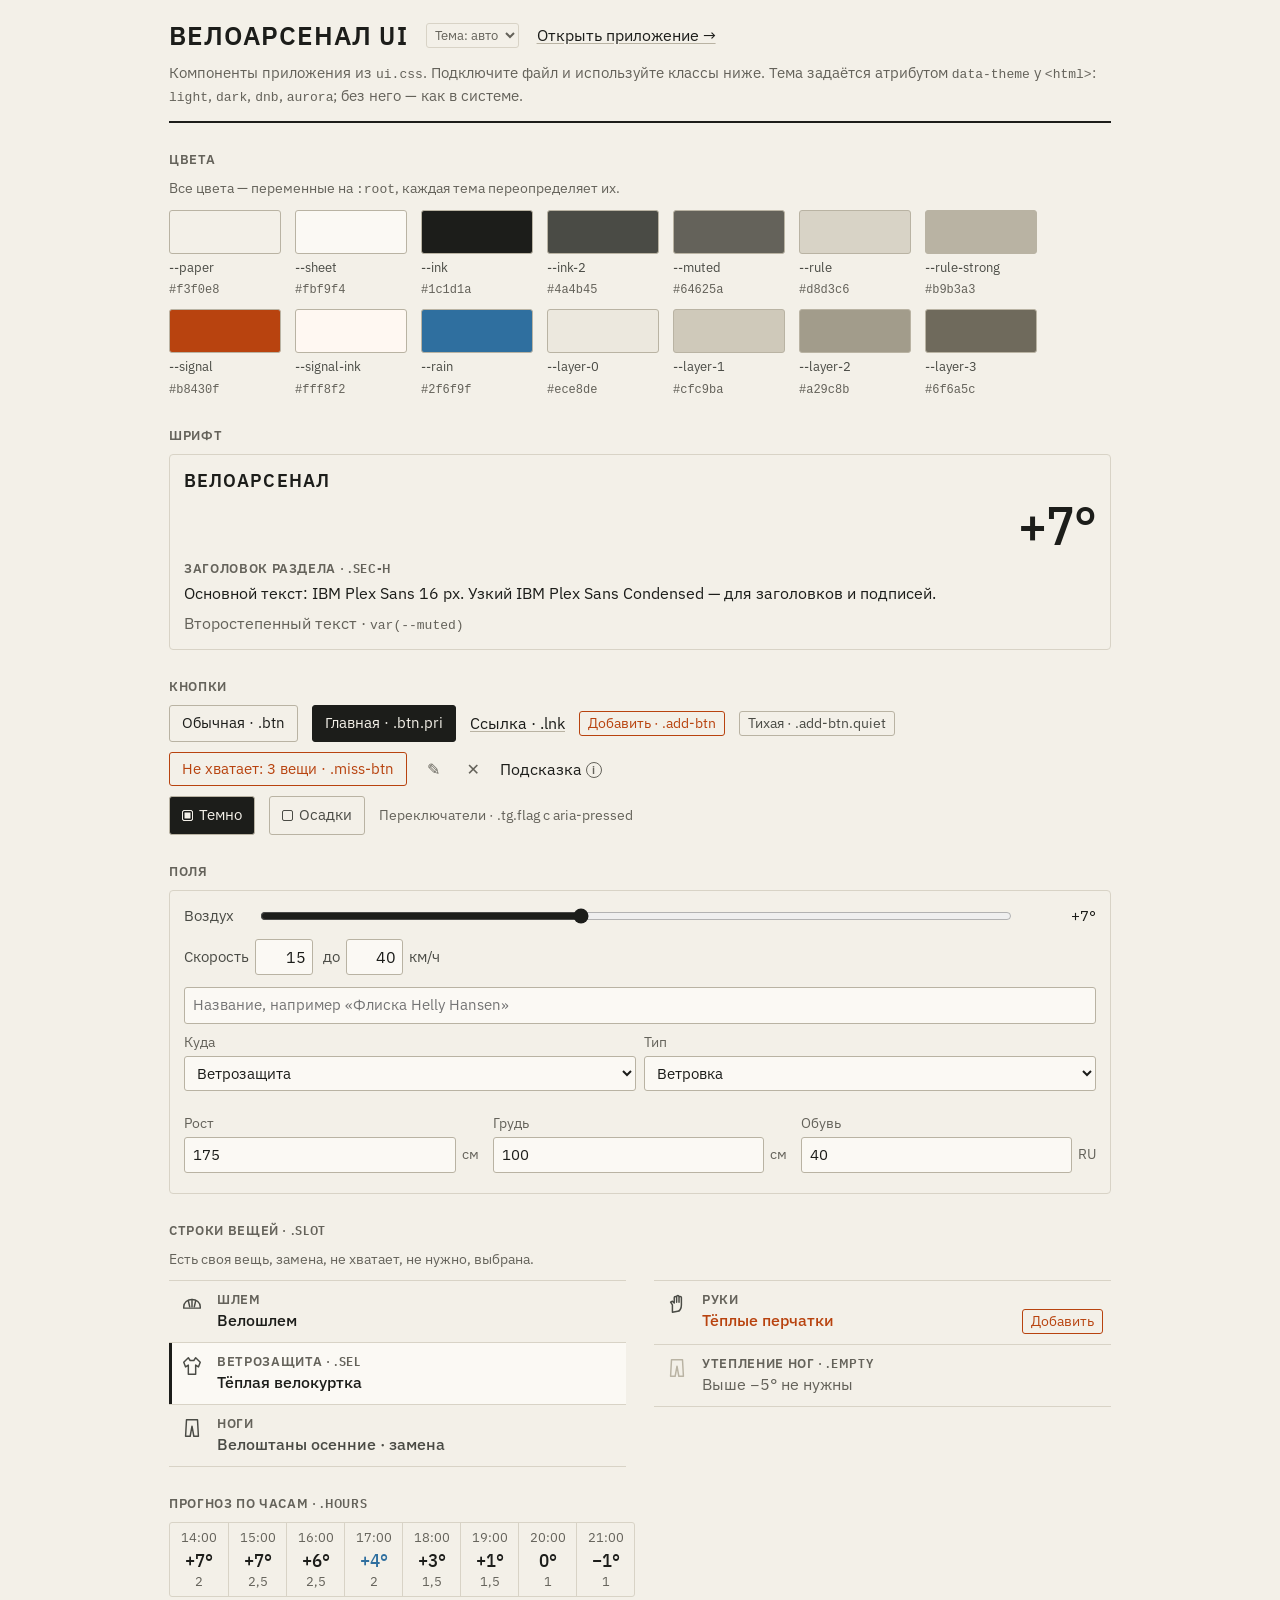
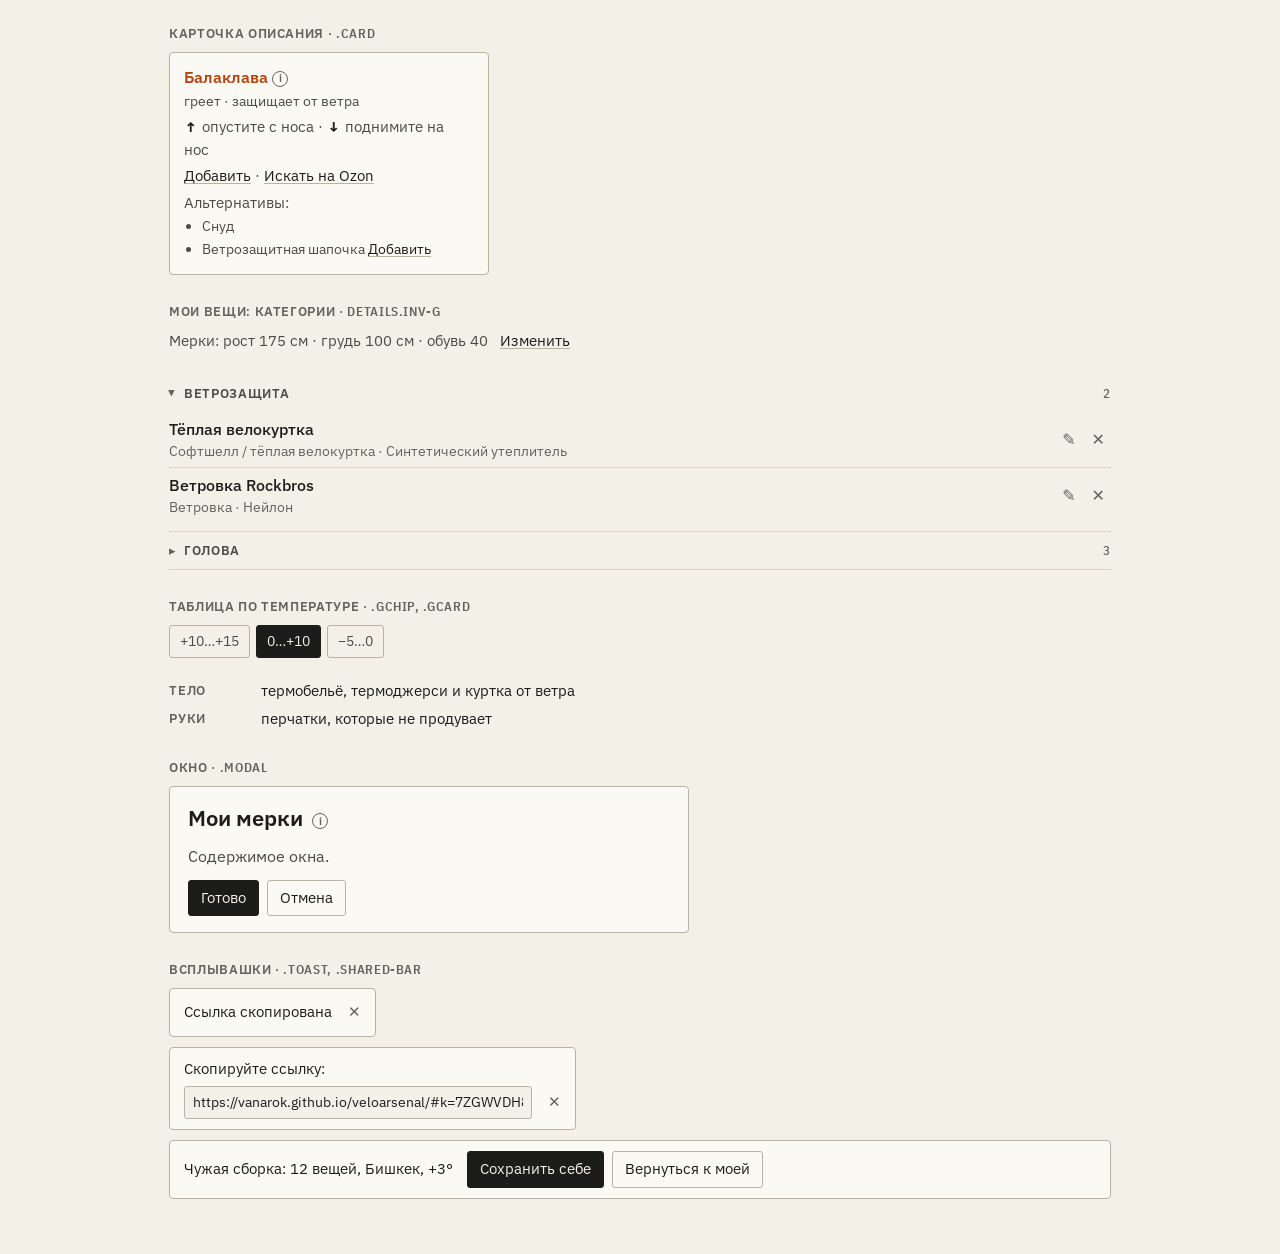
<file: docs/ui.html>
<!doctype html>
<html lang="ru">
<head>
<meta charset="utf-8">
<meta name="viewport" content="width=device-width, initial-scale=1">
<title>Велоарсенал UI</title>
<link rel="preconnect" href="https://fonts.googleapis.com">
<link rel="preconnect" href="https://fonts.gstatic.com" crossorigin>
<link rel="stylesheet" href="https://fonts.googleapis.com/css2?family=IBM+Plex+Sans:wght@400;500;600&family=IBM+Plex+Sans+Condensed:wght@500;600&display=swap">
<script>try { var th = localStorage.getItem("veloarsenal.theme"); if (th && th !== "auto") document.documentElement.dataset.theme = th; } catch (e) {}</script>
<link rel="stylesheet" href="ui.css?v=03cb2241">
<style>
/* Только для витрины: обычная прокрутка страницы и раскладка образцов */
html, body { height: auto; }
body { overflow: auto; }
.gal { max-width: 942px; margin: 0 auto; display: grid; gap: 28px; padding-bottom: 40px; }
.gal-h { display: flex; flex-wrap: wrap; align-items: center; gap: 10px 18px; padding-bottom: 14px; border-bottom: 2px solid var(--ink); }
.gal-h h1 { margin: 0; font: 600 26px var(--font-cond); letter-spacing: .04em; text-transform: uppercase; }
.gal-h p { margin: 0; color: var(--muted); font-size: 15px; flex-basis: 100%; }
.gs { display: grid; gap: 10px; }
.gs > h2 { margin: 0; font: 600 13px var(--font-cond); letter-spacing: .05em; text-transform: uppercase; color: var(--muted); }
.gs > .note { margin: 0; color: var(--muted); font-size: 14px; }
.row { display: flex; flex-wrap: wrap; align-items: center; gap: 10px 14px; }
.sw { display: grid; gap: 4px; width: 112px; font-size: 13px; color: var(--ink-2); }
.sw i { display: block; height: 44px; border: 1px solid var(--rule-strong); border-radius: 3px; }
.sw code { font-size: 12px; color: var(--muted); }
.box { border: 1px solid var(--rule); border-radius: 4px; padding: 14px; background: var(--paper); }
.two { display: grid; grid-template-columns: repeat(2, minmax(0, 1fr)); gap: 0 28px; }
.gal .card, .gal .toast, .gal .shared-bar, .gal .modal { position: static; transform: none; box-shadow: none; }
.gal .modal-bg { position: static; background: none; padding: 0; display: block; }
code { font-size: 13px; }
@media (max-width: 760px) { .two { grid-template-columns: minmax(0, 1fr); } }
</style>
</head>
<body>
<div class="gal">

  <header class="gal-h">
    <h1>Велоарсенал UI</h1>
    <select class="theme-sel" id="themeSel" aria-label="Тема оформления">
      <option value="auto">Тема: авто</option><option value="light">Светлая</option><option value="dark">Тёмная</option><option value="dnb">Ночная</option><option value="aurora">Аврора</option>
    </select>
    <a class="lnk" href="./">Открыть приложение →</a>
    <p>Компоненты приложения из <code>ui.css</code>. Подключите файл и используйте классы ниже. Тема задаётся атрибутом <code>data-theme</code> у <code>&lt;html&gt;</code>: <code>light</code>, <code>dark</code>, <code>dnb</code>, <code>aurora</code>; без него — как в системе.</p>
  </header>

  <section class="gs">
    <h2>Цвета</h2>
    <p class="note">Все цвета — переменные на <code>:root</code>, каждая тема переопределяет их.</p>
    <div class="row" id="swatches"></div>
  </section>

  <section class="gs">
    <h2>Шрифт</h2>
    <div class="box">
      <div class="brand">Велоарсенал</div>
      <div class="temp-big" style="margin:6px 0">+7°</div>
      <div class="sec-h" style="margin:8px 0 4px">Заголовок раздела · .sec-h</div>
      <p style="margin:0">Основной текст: IBM Plex Sans 16 px. Узкий IBM Plex Sans Condensed — для заголовков и подписей.</p>
      <p style="margin:6px 0 0;color:var(--muted)">Второстепенный текст · <code>var(--muted)</code></p>
    </div>
  </section>

  <section class="gs">
    <h2>Кнопки</h2>
    <div class="row">
      <button type="button" class="btn">Обычная · .btn</button>
      <button type="button" class="btn pri">Главная · .btn.pri</button>
      <button type="button" class="lnk">Ссылка · .lnk</button>
      <button type="button" class="add-btn">Добавить · .add-btn</button>
      <button type="button" class="add-btn quiet">Тихая · .add-btn.quiet</button>
      <button type="button" class="miss-btn">Не хватает: 3 вещи · .miss-btn</button>
      <button type="button" class="ib" aria-label="Изменить">✎</button><button type="button" class="ib" aria-label="Удалить">✕</button>
      <span class="tip-host">Подсказка<span class="tip" tabindex="0" role="note" data-tip="Всплывающая подсказка · .tip[data-tip] внутри .tip-host">i</span></span>
    </div>
    <div class="row">
      <button type="button" class="tg flag" aria-pressed="true">Темно</button>
      <button type="button" class="tg flag" aria-pressed="false">Осадки</button>
      <span class="note" style="color:var(--muted);font-size:14px">Переключатели · .tg.flag с aria-pressed</span>
    </div>
  </section>

  <section class="gs">
    <h2>Поля</h2>
    <div class="box" style="display:grid;gap:12px">
      <div class="sl-row"><label for="g-temp">Воздух</label><input type="range" id="g-temp" min="-10" max="30" value="7"><output for="g-temp">+7°</output></div>
      <div class="speed"><label>Скорость <input type="number" value="15" aria-label="Скорость"></label><label>до <input type="number" value="40" aria-label="Максимум"> км/ч</label></div>
      <form class="inv-form" onsubmit="return false">
        <input class="wide" placeholder="Название, например «Флиска Helly Hansen»" aria-label="Название">
        <label>Куда<select><option>Ветрозащита</option></select></label>
        <label>Тип<select><option>Ветровка</option></select></label>
      </form>
      <div class="body-form">
        <label>Рост<span class="bf-in"><input type="number" value="175" aria-label="Рост"><span class="bf-u">см</span></span></label>
        <label>Грудь<span class="bf-in"><input type="number" value="100" aria-label="Грудь"><span class="bf-u">см</span></span></label>
        <label>Обувь<span class="bf-in"><input type="text" value="40" aria-label="Обувь"><span class="bf-u">RU</span></span></label>
      </div>
    </div>
  </section>

  <section class="gs">
    <h2>Строки вещей · .slot</h2>
    <p class="note">Есть своя вещь, замена, не хватает, не нужно, выбрана.</p>
    <div class="two">
      <div class="col">
        <div class="slot" tabindex="0"><span class="ico" aria-hidden="true"><svg viewBox="0 0 24 24" fill="none" stroke="currentColor" stroke-width="1.6" stroke-linecap="round" stroke-linejoin="round"><path d="M3 15a9 8 0 0 1 18 0v1.5H3z"/><path d="M8 8.5l1.5 6.5M12 7v8M16 8.5l-1.5 6.5"/></svg></span><div style="min-width:0"><div class="slabel">Шлем</div><div class="iname">Велошлем</div></div></div>
        <div class="slot sel" tabindex="0"><span class="ico" aria-hidden="true"><svg viewBox="0 0 24 24" fill="none" stroke="currentColor" stroke-width="1.6" stroke-linecap="round" stroke-linejoin="round"><path d="M8 3l-5 5 2 5 3-2v10h8V11l3 2 2-5-5-5-2 3h-4z"/></svg></span><div style="min-width:0"><div class="slabel">Ветрозащита · .sel</div><div class="iname">Тёплая велокуртка</div></div></div>
        <div class="slot" tabindex="0"><span class="ico" aria-hidden="true"><svg viewBox="0 0 24 24" fill="none" stroke="currentColor" stroke-width="1.6" stroke-linecap="round" stroke-linejoin="round"><path d="M6 3h12l1 18h-5l-2-11-2 11H5z"/></svg></span><div style="min-width:0"><div class="slabel">Ноги</div><div class="iname sub">Велоштаны осенние · замена</div></div></div>
      </div>
      <div class="col">
        <div class="slot" tabindex="0"><span class="ico" aria-hidden="true"><svg viewBox="0 0 24 24" fill="none" stroke="currentColor" stroke-width="1.6" stroke-linecap="round" stroke-linejoin="round"><path d="M7 21v-8l-2-3 2-1 2 2V5a1.3 1.3 0 0 1 2.6 0v5-6a1.3 1.3 0 0 1 2.6 0v6-5a1.3 1.3 0 0 1 2.6 0v8c0 4-2 7-4 7z"/></svg></span><div style="min-width:0"><div class="slabel">Руки</div><div class="need-row"><span class="iname need">Тёплые перчатки</span><button type="button" class="add-btn">Добавить</button></div></div></div>
        <div class="slot empty" tabindex="0"><span class="ico" aria-hidden="true"><svg viewBox="0 0 24 24" fill="none" stroke="currentColor" stroke-width="1.6" stroke-linecap="round" stroke-linejoin="round"><path d="M6 3h12l1 18h-5l-2-11-2 11H5z"/></svg></span><div style="min-width:0"><div class="slabel">Утепление ног · .empty</div><div class="iname">Выше −5° не нужны</div></div></div>
      </div>
    </div>
  </section>

  <section class="gs">
    <h2>Прогноз по часам · .hours</h2>
    <div class="hours-wrap"><div class="hours" id="g-hours"></div></div>
  </section>

  <section class="gs">
    <h2>Карточка описания · .card</h2>
    <div class="card" role="dialog" aria-label="Пример карточки">
      <div class="insp-item"><div class="insp-name need tip-host">Балаклава<span class="tip" tabindex="0" role="note" data-tip="Совет по вещи · .tip[data-tip]">i</span></div><div class="insp-meta">греет · защищает от ветра</div><div class="insp-hd"><b>↑</b> опустите с носа · <b>↓</b> поднимите на нос</div><div class="insp-note"><button type="button" class="lnk">Добавить</button> · <a href="#">Искать на Ozon</a></div><div class="insp-note">Альтернативы:</div><ul class="insp-alts"><li>Снуд</li><li>Ветрозащитная шапочка <button type="button" class="lnk">Добавить</button></li></ul></div>
    </div>
  </section>

  <section class="gs">
    <h2>Мои вещи: категории · details.inv-g</h2>
    <div class="body-sum"><span>Мерки: рост 175 см · грудь 100 см · обувь 40</span><button type="button" class="lnk">Изменить</button></div>
    <div>
      <details class="inv-g" open><summary>Ветрозащита<span class="inv-c">2</span></summary>
        <div class="inv-row"><div class="inv-txt"><div class="inv-n">Тёплая велокуртка</div><div class="inv-m">Софтшелл / тёплая велокуртка · Синтетический утеплитель</div></div><button type="button" class="ib">✎</button><button type="button" class="ib">✕</button></div>
        <div class="inv-row"><div class="inv-txt"><div class="inv-n">Ветровка Rockbros</div><div class="inv-m">Ветровка · Нейлон</div></div><button type="button" class="ib">✎</button><button type="button" class="ib">✕</button></div>
      </details>
      <details class="inv-g"><summary>Голова<span class="inv-c">3</span></summary></details>
    </div>
  </section>

  <section class="gs">
    <h2>Таблица по температуре · .gchip, .gcard</h2>
    <div class="gchips" role="group"><button type="button" class="gchip">+10…+15</button><button type="button" class="gchip now" aria-pressed="true">0…+10</button><button type="button" class="gchip">−5…0</button></div>
    <dl class="gcard"><dt>Тело</dt><dd>термобельё, термоджерси и куртка от ветра</dd><dt>Руки</dt><dd>перчатки, которые не продувает</dd></dl>
  </section>

  <section class="gs">
    <h2>Окно · .modal</h2>
    <div class="modal-bg"><div class="modal" role="dialog" aria-label="Пример окна">
      <h2 class="tip-host">Мои мерки <span class="tip" tabindex="0" role="note" data-tip="Подсказка в заголовке">i</span></h2>
      <p style="margin:6px 0 12px;color:var(--ink-2)">Содержимое окна.</p>
      <div class="inv-actions"><button type="button" class="btn pri">Готово</button><button type="button" class="btn">Отмена</button></div>
    </div></div>
  </section>

  <section class="gs">
    <h2>Всплывашки · .toast, .shared-bar</h2>
    <div class="toast" role="status"><span>Ссылка скопирована</span><button type="button" class="ib" aria-label="Закрыть">✕</button></div>
    <div class="toast" role="status"><span>Скопируйте ссылку:</span><input readonly value="https://vanarok.github.io/veloarsenal/#k=7ZGWVDH8P" aria-label="Ссылка"><button type="button" class="ib" aria-label="Закрыть">✕</button></div>
    <div class="shared-bar" role="status"><span>Чужая сборка: 12 вещей, Бишкек, +3°</span><span class="shared-act"><button type="button" class="btn pri">Сохранить себе</button><button type="button" class="btn">Вернуться к моей</button></span></div>
  </section>

</div>
<script>
(function () {
  "use strict";
  // Переключатель темы — тот же, что в приложении, и та же сохранённая настройка
  const sel = document.getElementById("themeSel");
  try { sel.value = localStorage.getItem("veloarsenal.theme") || "auto"; } catch (e) { /* авто */ }
  sel.addEventListener("change", () => {
    if (sel.value === "auto") delete document.documentElement.dataset.theme; else document.documentElement.dataset.theme = sel.value;
    try { localStorage.setItem("veloarsenal.theme", sel.value); } catch (e) { /* только сейчас */ }
    paint();
  });
  // Образцы цветов: значения читаются из текущей темы
  const tokens = ["paper", "sheet", "ink", "ink-2", "muted", "rule", "rule-strong", "signal", "signal-ink", "rain", "layer-0", "layer-1", "layer-2", "layer-3"];
  function paint() {
    const cs = getComputedStyle(document.documentElement);
    document.getElementById("swatches").innerHTML = tokens.map(t => '<div class="sw"><i style="background:var(--' + t + ')"></i>--' + t + '<code>' + cs.getPropertyValue("--" + t).trim() + '</code></div>').join("");
  }
  paint();
  if (window.matchMedia) matchMedia("(prefers-color-scheme: dark)").addEventListener("change", paint);
  // Пример ленты прогноза
  const hrs = [[14, 7, "2"], [15, 7, "2,5"], [16, 6, "2,5"], [17, 4, "2"], [18, 3, "1,5"], [19, 1, "1,5"], [20, 0, "1"], [21, -1, "1"]];
  document.getElementById("g-hours").innerHTML = hrs.map(([h, t, w], i) => '<button type="button" class="hour' + (i === 3 ? " wet" : "") + '"><span class="h">' + h + ':00</span><span class="t">' + (t > 0 ? "+" : t < 0 ? "−" : "") + Math.abs(t) + '°</span><span class="w">' + w + '</span></button>').join("");
})();
</script>
</body>
</html>
</file>
<file: docs/ui.css>
/* Велоарсенал UI — общие стили приложения и витрины компонентов (docs/ui.html).
   Разделы: токены и темы → основа → компоненты (кнопки, строки вещей, карточка, окна, всплывашки,
   ползунки, прогноз, гайд, мерки, инвентарь) → раскладка приложения → телефон.
   Темы переключаются атрибутом data-theme у <html>: light, dark, dnb, aurora; без атрибута — по системе. */
/* Маршрутный лист: светлая бумага, тёмные чернила, один сигнальный оранжевый — только то, что требует действия.
   Без свечений и градиентов; группировка — отступами и тонкими линиями, а не карточками. */
:root {
  color-scheme: light dark;
  --paper: #f3f0e8;
  --sheet: #fbf9f4;
  --ink: #1c1d1a;
  --ink-2: #4a4b45;
  --muted: #64625a;
  --rule: #d8d3c6;
  --rule-strong: #b9b3a3;
  --signal: #b8430f;
  --signal-ink: #fff8f2;
  --rain: #2f6f9f;
  --layer-0: #ece8de;
  --layer-1: #cfc9ba;
  --layer-2: #a29c8b;
  --layer-3: #6f6a5c;
  --font: "IBM Plex Sans", system-ui, -apple-system, "Segoe UI", sans-serif;
  --font-cond: "IBM Plex Sans Condensed", "IBM Plex Sans", system-ui, sans-serif;
}
/* Темы: «Авто» берёт светлую или тёмную по системе; выбранная тема записана в data-theme у <html> */
@media (prefers-color-scheme: dark) {
  :root:not([data-theme="light"]):not([data-theme="dnb"]):not([data-theme="aurora"]) {
    --paper: #191a17;
    --sheet: #21221e;
    --ink: #ece8dd;
    --ink-2: #c9c4b6;
    --muted: #a19d90;
    --rule: #34352f;
    --rule-strong: #4a4b43;
    --signal: #f07a3a;
    --signal-ink: #1b120c;
    --rain: #7fb2d9;
    --layer-0: #2a2b26;
    --layer-1: #4a4a42;
    --layer-2: #77756a;
    --layer-3: #b3ae9f;
  }
}
:root[data-theme="dark"] {
  color-scheme: dark;
  --paper: #191a17;
  --sheet: #21221e;
  --ink: #ece8dd;
  --ink-2: #c9c4b6;
  --muted: #a19d90;
  --rule: #34352f;
  --rule-strong: #4a4b43;
  --signal: #f07a3a;
  --signal-ink: #1b120c;
  --rain: #7fb2d9;
  --layer-0: #2a2b26;
  --layer-1: #4a4a42;
  --layer-2: #77756a;
  --layer-3: #b3ae9f;
}
:root[data-theme="light"] { color-scheme: light; }
/* Ночная: глубокий синий, ледяной голубой текст, лаймовый акцент из ливреи, неоновое свечение */
:root[data-theme="dnb"] {
  color-scheme: dark;
  --paper: #061633;
  --sheet: #0b2350;
  --ink: #eaf6ff;
  --ink-2: #bcd9f6;
  --muted: #85a8d0;
  --rule: #17396c;
  --rule-strong: #2b5a9c;
  --signal: #d4f23c;
  --signal-ink: #06122a;
  --rain: #6fd6ff;
  --layer-0: #0e2a58;
  --layer-1: #1d4f96;
  --layer-2: #3a8ce0;
  --layer-3: #9ad9ff;
}
:root[data-theme="dnb"] body { background: radial-gradient(900px 520px at 85% -8%, rgb(80 220 255 / 0.28), transparent 70%), radial-gradient(700px 500px at -10% 110%, rgb(40 120 255 / 0.25), transparent 70%), linear-gradient(165deg, #040e24 0%, #08214d 55%, #0b3a86 100%) fixed; }
:root[data-theme="dnb"] .brand, :root[data-theme="dnb"] #tempBig { color: #f2fbff; text-shadow: 0 0 14px rgb(90 220 255 / 0.75), 0 0 2px rgb(255 255 255 / 0.6); }
:root[data-theme="dnb"] .slot.sel { box-shadow: inset 3px 0 0 #6fe4ff, inset 0 0 18px rgb(80 210 255 / 0.18); }
:root[data-theme="dnb"] #figure .part { filter: drop-shadow(0 0 3px rgb(90 210 255 / 0.55)); }
/* Аврора: экран входа Vista из Ethereal Liquid DnB. Бирюзово-зелёное сияние на синем, стеклянные панели,
   белые поля ввода, глянцевая синяя кнопка, красный акцент как у кнопки питания */
:root[data-theme="aurora"] {
  color-scheme: dark;
  --paper: #04304a;
  --sheet: rgb(10 70 100 / 0.55);
  --ink: #f4fbff;
  --ink-2: #cfeaf3;
  --muted: #94c4d4;
  --rule: rgb(160 230 240 / 0.18);
  --rule-strong: rgb(170 235 245 / 0.36);
  --signal: #ff5a4e;
  --signal-ink: #fff6f4;
  --rain: #7fe3ff;
  --layer-0: #0c4a64;
  --layer-1: #1a7f95;
  --layer-2: #3cc0c6;
  --layer-3: #a8f2e6;
}
:root[data-theme="aurora"] body {
  background:
    radial-gradient(60% 40% at 18% 8%, rgb(120 255 200 / 0.35), transparent 70%),
    radial-gradient(45% 55% at 92% 30%, rgb(60 200 255 / 0.30), transparent 70%),
    linear-gradient(115deg, transparent 30%, rgb(170 255 230 / 0.16) 42%, transparent 54%),
    linear-gradient(100deg, transparent 52%, rgb(120 210 255 / 0.14) 62%, transparent 72%),
    linear-gradient(170deg, #0a6b70 0%, #0a4f78 38%, #0a3a73 70%, #08245a 100%) fixed;
}
:root[data-theme="aurora"] .app { background: transparent; }
:root[data-theme="aurora"] .brand, :root[data-theme="aurora"] #tempBig { color: #fff; text-shadow: 0 1px 2px rgb(0 30 50 / 0.6), 0 0 16px rgb(150 255 230 / 0.45); }
:root[data-theme="aurora"] .card, :root[data-theme="aurora"] .modal, :root[data-theme="aurora"] .toast { background: linear-gradient(180deg, rgb(40 120 150 / 0.92), rgb(10 60 95 / 0.94)); border: 1px solid rgb(200 245 255 / 0.4); border-radius: 10px; box-shadow: inset 0 1px 0 rgb(255 255 255 / 0.35), 0 10px 30px rgb(0 20 40 / 0.45); }
:root[data-theme="aurora"] .slot.sel { background: linear-gradient(180deg, rgb(255 255 255 / 0.22), rgb(255 255 255 / 0.06) 50%, rgb(255 255 255 / 0.02) 51%, rgb(255 255 255 / 0.10)); box-shadow: inset 0 1px 0 rgb(255 255 255 / 0.5), inset 0 0 0 1px rgb(200 245 255 / 0.45); border-radius: 6px; }
:root[data-theme="aurora"] input:not([type=range]):not([type=file]), :root[data-theme="aurora"] .inv-form select { background: #fff; color: #10303f; border-color: #8fbfd0; border-radius: 4px; box-shadow: inset 0 1px 2px rgb(0 40 70 / 0.25); }
:root[data-theme="aurora"] .btn { border-radius: 6px; background: linear-gradient(180deg, rgb(255 255 255 / 0.22), rgb(255 255 255 / 0.06) 50%, rgb(255 255 255 / 0) 51%, rgb(255 255 255 / 0.08)); border-color: rgb(200 245 255 / 0.45); }
:root[data-theme="aurora"] .btn.pri { color: #fff; border-color: #0b4fa8; background: linear-gradient(180deg, #8fd0ff 0%, #3a9cff 48%, #1166d8 52%, #2f8cf5 100%); box-shadow: inset 0 1px 0 rgb(255 255 255 / 0.6), 0 2px 8px rgb(0 60 140 / 0.45); text-shadow: 0 -1px 0 rgb(0 40 110 / 0.5); }
:root[data-theme="aurora"] #figure .part { filter: drop-shadow(0 0 3px rgb(150 255 230 / 0.5)); }
.theme-sel { font: 13px var(--font); color: var(--muted); background: transparent; border: 1px solid var(--rule); border-radius: 3px; padding: 2px 4px; cursor: pointer; }
.theme-sel option { color: #1c1d1a; background: #fbf9f4; }
* { box-sizing: border-box; }
[hidden] { display: none !important; }
.m-only { display: none !important; }
.cond { display: contents; }
.cond-bg { display: none; }
body {
  margin: 0;
  background: var(--paper);
  color: var(--ink);
  font: 16px/1.5 var(--font);
  font-variant-numeric: tabular-nums;
  padding: 18px 16px 16px;
}
/* Окно приложения: страница не прокручивается, прокручиваются колонки и вкладки */
html, body { height: 100%; }
body { overflow: hidden; }
/* Ширина как у окна приложения (974 px минус отступы), на сайте по центру */
.app { position: relative; max-width: 942px; height: 100%; margin: 0 auto; display: grid; grid-template-rows: auto minmax(0, 1fr); gap: 18px; }
button, input, select { font: inherit; color: inherit; }
/* Системные стрелки у числовых полей не красятся темой, поэтому скрыты; число меняется с клавиатуры */
input[type=number] { -moz-appearance: textfield; appearance: textfield; }
input[type=number]::-webkit-inner-spin-button, input[type=number]::-webkit-outer-spin-button { -webkit-appearance: none; margin: 0; }
button:focus-visible, input:focus-visible, select:focus-visible, a:focus-visible, .slot:focus-visible { outline: 2px solid var(--signal); outline-offset: 2px; }
a { color: var(--ink); text-decoration-color: var(--rule-strong); text-underline-offset: 2px; }
a:hover { text-decoration-color: var(--ink); }

/* Шапка: условия поездки */
.bar { display: grid; grid-template-columns: auto auto minmax(220px, 1fr) auto; gap: 10px 28px; align-items: center; padding-bottom: 14px; border-bottom: 2px solid var(--ink); }
.brand-cell { display: grid; justify-items: start; gap: 4px; }
.all-items { font-size: 15px; }
.all-items .cnt { color: var(--muted); }
.all-items .cnt:not(:empty)::before { content: "· "; }
.brand { font: 600 18px var(--font-cond); letter-spacing: 0.06em; text-transform: uppercase; white-space: nowrap; }
.temp-big { font: 500 54px/1 var(--font-cond); letter-spacing: -0.02em; min-width: 3.2ch; text-align: right; }
.sliders { display: grid; gap: 4px; min-width: 0; }
.sl-row { display: grid; grid-template-columns: 64px minmax(0, 1fr) 72px; gap: 12px; align-items: center; color: var(--ink-2); font-size: 15px; }
.sl-row output { text-align: right; color: var(--ink); }
input[type=range] { width: 100%; accent-color: var(--ink); height: 18px; margin: 0; }
.eff { font-size: 15px; color: var(--ink-2); }
.eff b { color: var(--ink); font-weight: 600; }
.toggles { display: flex; flex-wrap: wrap; gap: 6px 14px; justify-content: flex-end; align-items: center; }
.speed { display: inline-flex; align-items: center; gap: 10px; font-size: 15px; color: var(--ink-2); }
.speed label { display: inline-flex; align-items: center; gap: 6px; white-space: nowrap; }
.speed input { width: 3.6em; padding: 5px 6px; text-align: right; font-size: 16px; color: var(--ink); background: var(--sheet); border: 1px solid var(--rule-strong); border-radius: 3px; }
.tg { font-size: 15px; color: var(--ink-2); background: transparent; border: 0; padding: 7px 12px; cursor: pointer; white-space: nowrap; }
.tg[aria-pressed="true"] { background: var(--ink); color: var(--paper); }
.tg.flag { border: 1px solid var(--rule-strong); border-radius: 3px; }
.tg.flag::before { content: ""; display: inline-block; width: 9px; height: 9px; border: 1.5px solid currentColor; border-radius: 2px; margin-right: 6px; vertical-align: -1px; }
.tg.flag[aria-pressed="true"]::before { background: currentColor; box-shadow: inset 0 0 0 1.5px var(--ink); }

.wx { position: relative; grid-column: 1 / -1; display: grid; grid-template-columns: auto minmax(0, 1fr); gap: 8px 22px; align-items: center; }
/* Текущая погода — узкой колонкой, переносится на несколько строк */
.wx-now { display: grid; justify-items: start; gap: 2px; font-size: 15px; color: var(--ink-2); position: relative; }
.wx-l { display: flex; flex-wrap: wrap; align-items: baseline; gap: 0 12px; }
.wx-now .w-apply { margin-top: 4px; }
.wx-now b { color: var(--ink); font-weight: 600; }
.wx-now .wt { font: 500 26px var(--font-cond); color: var(--ink); }
.w-apply { font-size: 15px; color: var(--ink); background: transparent; border: 1px solid var(--ink); border-radius: 3px; padding: 5px 12px; cursor: pointer; }
.w-apply:hover { background: var(--ink); color: var(--paper); }
.hours-wrap { position: relative; min-width: 0; justify-self: start; max-width: 100%; }
.hours { display: flex; gap: 0; overflow-x: auto; min-width: 0; width: fit-content; max-width: 100%; border: 1px solid var(--rule); border-radius: 3px; }
/* Подсказка «можно листать»: затухание у правого края и покачивающиеся стрелки */
.swipe-cue { position: absolute; top: 1px; right: 1px; bottom: 1px; width: 56px; display: grid; place-items: center end; padding-right: 8px; pointer-events: none; border-radius: 0 3px 3px 0; background: linear-gradient(90deg, transparent, var(--paper) 70%); transition: opacity .4s; }
.swipe-cue span { font: 600 22px/1 var(--font); color: var(--ink-2); animation: swipe-nudge 1.2s ease-in-out infinite; }
.swipe-cue.gone { opacity: 0; }
@keyframes swipe-nudge { 0%, 100% { transform: translateX(0); } 50% { transform: translateX(-8px); } }
.hour { flex: 0 0 auto; display: grid; justify-items: center; background: transparent; border: 0; border-left: 1px solid var(--rule); padding: 5px 10px; cursor: pointer; min-width: 58px; }
.hour:first-child { border-left: 0; }
.hour:hover { background: var(--sheet); }
.hour .h { color: var(--muted); font-size: 13px; }
.hour .t { font: 500 19px var(--font-cond); }
.hour .w { color: var(--muted); font-size: 13px; }
.hour.wet .t { color: var(--rain); }
.w-apply { display: inline-grid; justify-items: start; text-align: left; line-height: 1.3; }
.sk { color: transparent !important; background: var(--layer-0); border-radius: 3px; }
.sk-h { cursor: default; }
.sk-h span { color: transparent; }
.sk-h .t { background: var(--layer-0); border-radius: 3px; }
.w-apply:disabled { cursor: default; border-color: var(--rule-strong); color: var(--muted); }
.wx-upd { display: block; color: var(--muted); font-size: 13px; }
.w-apply:hover .wx-upd { color: inherit; opacity: 0.75; }

/* Город: всплывающее окно у названия */
.city-btn { font: 600 16px var(--font); color: var(--ink); background: transparent; border: 0; border-bottom: 1px dashed var(--ink-2); padding: 0 0 1px; cursor: pointer; }
.city-pop { position: absolute; top: calc(100% + 8px); left: 0; z-index: 20; width: min(420px, calc(100vw - 32px)); background: var(--sheet); border: 1px solid var(--rule-strong); border-radius: 4px; box-shadow: 0 8px 24px rgb(0 0 0 / 0.12); padding: 12px; display: grid; gap: 8px; }
.city-pop input { width: 100%; padding: 7px 9px; background: var(--paper); border: 1px solid var(--rule-strong); border-radius: 3px; }
.city-res { display: grid; }
.city-opt { text-align: left; background: transparent; border: 0; border-top: 1px solid var(--rule); padding: 6px 2px; cursor: pointer; }
.city-opt:hover { background: var(--paper); }
.city-opt span { display: block; font-size: 14px; color: var(--muted); }
.pop-actions { display: flex; gap: 8px; justify-content: space-between; align-items: center; }

/* Основной лист */
.main, .page { grid-row: 2; grid-column: 1; }
.main { position: relative; min-height: 0; display: grid; grid-template-columns: minmax(0, 1fr) 220px minmax(0, 1fr); gap: 0 28px; align-items: stretch; }
.col { display: grid; align-content: start; min-width: 0; min-height: 0; overflow-y: auto; border-top: 1px solid var(--rule); }
.slot { display: grid; grid-template-columns: 24px minmax(0, 1fr); gap: 12px; align-items: start; padding: 10px 8px 10px 12px; border-bottom: 1px solid var(--rule); cursor: pointer; }
.slot:hover, .slot.hl { background: var(--sheet); }
.slot.sel { box-shadow: inset 3px 0 0 var(--ink); background: var(--sheet); }
.ico { color: var(--ink-2); padding-top: 2px; }
.ico svg { width: 22px; height: 22px; display: block; }
.slot.empty .ico { color: var(--rule-strong); }
.slabel { font: 600 13px var(--font-cond); letter-spacing: 0.05em; text-transform: uppercase; color: var(--muted); }
.iname { font-weight: 500; overflow: hidden; text-overflow: ellipsis; white-space: nowrap; }
.slot.empty .iname { color: var(--muted); font-weight: 400; }
.iname.need { color: var(--signal); }
.need-row { display: grid; grid-template-columns: minmax(0, 1fr) auto; align-items: start; gap: 10px; min-width: 0; }
.need-row .add-btn { margin-top: 1px; white-space: nowrap; }
.need-row + .need-row, .need-row + .iname, .iname + .need-row { margin-top: 6px; }
.add-btn { font-size: 14px; color: var(--signal); background: transparent; border: 1px solid var(--signal); border-radius: 3px; padding: 1px 8px; cursor: pointer; }
.add-btn:hover { background: var(--signal); color: var(--signal-ink); }
.add-btn.quiet { color: var(--ink-2); border-color: var(--rule-strong); }
.add-btn.quiet:hover { background: var(--ink); color: var(--paper); border-color: var(--ink); }
.iname.sub { color: var(--ink-2); }
.iname.assumed { color: var(--muted); font-weight: 400; }

.center { display: grid; align-content: start; gap: 14px; min-width: 0; min-height: 0; overflow-y: auto; }
/* Силуэт во всю ширину колонки; легенда лежит поверх свободного места слева от головы */
.figure { display: grid; gap: 12px; }
.fig-wrap { position: relative; display: grid; justify-items: center; }
#figure { width: 100%; max-width: 170px; height: auto; }
#figure .part { stroke: var(--ink-2); stroke-width: 1.2; transition: fill .2s; cursor: pointer; }
#figure .part.miss { stroke: var(--signal); stroke-dasharray: 4 3; stroke-width: 2; }
#figure .part.hl { stroke: var(--ink); stroke-width: 2.4; }
.fig-legend { position: absolute; left: 0; top: 4px; display: flex; flex-direction: column; gap: 6px; font-size: 13px; pointer-events: none; color: var(--muted); }
.fig-legend i { display: inline-block; width: 12px; height: 12px; border: 1px solid var(--ink-2); vertical-align: -1px; margin-right: 4px; }

/* Описание: на компьютере — карточка у выбранного слота, на телефоне — раскрытие в строке */
.card { position: absolute; z-index: 30; width: 320px; max-width: calc(100% - 16px); background: var(--sheet); border: 1px solid var(--rule-strong); border-radius: 4px; box-shadow: 0 8px 24px rgb(0 0 0 / 0.12); padding: 12px 34px 12px 14px; }
.card-x { position: absolute; top: 6px; right: 6px; }
.slot-detail { grid-column: 1 / -1; margin-top: 6px; padding-top: 8px; border-top: 1px solid var(--rule); cursor: auto; }
.insp-item + .insp-item { margin-top: 10px; padding-top: 10px; border-top: 1px solid var(--rule); }
.insp-name { font-weight: 600; }
.insp-name.need { color: var(--signal); }
.insp-meta { font-size: 14px; color: var(--ink-2); margin-top: 2px; }
.insp-note { color: var(--ink-2); font-size: 15px; margin-top: 4px; }
.insp-hd { font-size: 15px; margin-top: 4px; color: var(--ink-2); }
.insp-hd b { color: var(--ink); }

/* Отдельные экраны: «Не хватает», «Мои вещи», «Советы», таблица */
/* Справа место под полосу прокрутки, чтобы она не ложилась на кнопки */
.page { position: relative; min-height: 0; overflow-y: auto; padding-right: 14px; }
.page > * { max-width: 860px; }
/* Списки вещей тянутся на всю ширину; текстовые страницы остаются узкими для чтения */
#p-inv > *, #p-quests > * { max-width: none; }
.page-h { display: flex; flex-wrap: wrap; align-items: center; gap: 8px 20px; padding: 0 0 8px; margin-bottom: 6px; }
.page-h h2 { margin: 0; font: 600 24px var(--font-cond); }
.page-h .btn.pri { margin-left: auto; }
.ph-act { display: flex; align-items: center; gap: 8px; margin-left: auto; }
.ph-act .btn.pri { margin-left: 4px; }
.io-btn { display: inline-flex; align-items: center; gap: 6px; }
.io-btn .io-ico { display: none; }
#ioMsg:empty { display: none; }
/* Добавление вещи: на компьютере текстом, на телефоне — плюсиком */
.plus-btn .plus-ico { display: none; }
.back { font-size: 15px; color: var(--ink-2); background: none; border: 0; padding: 4px 0; cursor: pointer; }
.back:hover { color: var(--ink); }
.more { margin: 18px 0 0; }
.fig-actions { display: grid; justify-items: center; gap: 8px; }
.miss-btn { justify-self: center; font-size: 15px; color: var(--signal); background: transparent; border: 1px solid var(--signal); border-radius: 3px; padding: 5px 12px; cursor: pointer; }
.miss-btn:hover { background: var(--signal); color: var(--signal-ink); }
.modal-bg { position: fixed; inset: 0; z-index: 50; display: grid; place-items: center; padding: 16px; background: rgb(0 0 0 / 0.3); }
.modal { width: min(520px, 100%); max-height: calc(100vh - 32px); overflow-y: auto; background: var(--sheet); border: 1px solid var(--rule-strong); border-radius: 4px; padding: 16px 18px; box-shadow: 0 12px 40px rgb(0 0 0 / 0.18); }
.modal h2 { margin: 0 0 12px; font: 600 22px var(--font-cond); }
.modal .inv-form { margin: 0; }
.sec-h { font: 600 13px var(--font-cond); letter-spacing: 0.05em; text-transform: uppercase; color: var(--muted); margin: 16px 0 6px; }
.sec-h:first-child { margin-top: 2px; }
#cafeSec > .sec-h { margin-top: 16px; }
.quest { padding: 7px 0; border-bottom: 1px solid var(--rule); }
.quest .qt { font-weight: 500; }
.quest.miss .qt { color: var(--signal); }
.quest .qn { color: var(--ink-2); font-size: 15px; }
.hint { color: var(--ink-2); font-size: 15px; margin: 0 0 8px; padding-left: 10px; border-left: 2px solid var(--signal); }
.lnk { font: inherit; color: var(--ink); background: none; border: 0; padding: 0; cursor: pointer; text-decoration: underline; text-decoration-color: var(--rule-strong); text-underline-offset: 2px; }
.rules { margin: 0; padding-left: 18px; display: grid; gap: 5px; color: var(--ink-2); }
.rules li b { color: var(--ink); font-weight: 600; }
.hd { display: grid; grid-template-columns: 1fr 1fr; gap: 0 18px; }
.hd h4 { margin: 0 0 4px; font: 600 14px var(--font-cond); letter-spacing: 0.04em; text-transform: uppercase; }
.hd ul { margin: 0; padding-left: 16px; display: grid; gap: 4px; font-size: 15px; color: var(--ink-2); }
.hd li b { color: var(--ink); font-weight: 600; }
.cafe { font-size: 15px; color: var(--ink-2); }
.empty-note { color: var(--muted); }

/* Мои вещи */
.inv-form { display: grid; grid-template-columns: 1fr 1fr; gap: 8px; margin-bottom: 10px; }
.inv-form label { display: grid; gap: 3px; font-size: 14px; color: var(--muted); }
.inv-form .wide { grid-column: 1 / -1; }
.inv-form input, .inv-form select { width: 100%; padding: 6px 8px; background: var(--sheet); border: 1px solid var(--rule-strong); border-radius: 3px; color: var(--ink); font-size: 15px; }
.btn { font-size: 15px; color: var(--ink); background: transparent; border: 1px solid var(--rule-strong); border-radius: 3px; padding: 6px 12px; cursor: pointer; }
.btn:hover { border-color: var(--ink); }
.btn.pri { background: var(--ink); color: var(--paper); border-color: var(--ink); }
.inv-actions { grid-column: 1 / -1; display: flex; gap: 8px; }
.inv-g { border-bottom: 1px solid var(--rule); }
.inv-g > summary { list-style: none; display: flex; align-items: center; gap: 8px; padding: 10px 0; cursor: pointer; font: 600 13px var(--font-cond); letter-spacing: 0.05em; text-transform: uppercase; color: var(--ink-2); }
.inv-g > summary::-webkit-details-marker { display: none; }
.inv-g > summary::before { content: "▸"; color: var(--muted); transition: transform .15s; }
.inv-g[open] > summary::before { transform: rotate(90deg); }
.inv-g > summary .inv-c { margin-left: auto; color: var(--muted); font-weight: 500; }
.inv-g[open] { padding-bottom: 8px; }
.inv-g .inv-row:last-child { border-bottom: 0; }
.inv-row { display: grid; grid-template-columns: minmax(0, 1fr) auto auto; gap: 4px; align-items: center; padding: 5px 0; border-bottom: 1px solid var(--rule); }
.inv-n { font-weight: 500; overflow: hidden; text-overflow: ellipsis; white-space: nowrap; }
.inv-m { color: var(--muted); font-size: 14px; }
.ib { color: var(--muted); background: none; border: 0; border-radius: 3px; padding: 2px 6px; cursor: pointer; }
.ib:hover { color: var(--ink); background: var(--sheet); }
.io { display: grid; gap: 8px; }
.body-form { display: grid; grid-template-columns: repeat(3, minmax(0, 1fr)); gap: 8px 14px; margin-bottom: 6px; }
.body-form label { display: grid; gap: 3px; font-size: 14px; color: var(--muted); }
.body-form .bf-in { display: flex; align-items: center; gap: 6px; }
.body-form input { width: 100%; min-width: 0; padding: 6px 8px; background: var(--sheet); border: 1px solid var(--rule-strong); border-radius: 3px; color: var(--ink); font-size: 15px; }
.body-form .bf-u { color: var(--muted); font-size: 14px; white-space: nowrap; }
.body-hint { margin: 0; color: var(--ink-2); font-size: 14px; }
.insp-alts { margin: 2px 0 0; padding-left: 18px; font-size: 14px; color: var(--ink-2); }
.insp-alts li { margin: 2px 0; }
.toast { position: fixed; left: 50%; bottom: 16px; transform: translateX(-50%); z-index: 50; display: flex; flex-wrap: wrap; align-items: center; gap: 6px 10px; width: max-content; max-width: calc(100vw - 32px); padding: 10px 8px 10px 14px; background: var(--sheet); border: 1px solid var(--rule-strong); border-radius: 4px; box-shadow: 0 8px 24px rgb(0 0 0 / 0.18); font-size: 15px; }
.toast input { flex: 1 1 260px; min-width: 0; padding: 5px 8px; background: var(--paper); border: 1px solid var(--rule-strong); border-radius: 3px; color: var(--ink); font-size: 14px; }
.shared-bar { position: fixed; left: 50%; bottom: 16px; transform: translateX(-50%); z-index: 40; display: flex; flex-wrap: wrap; align-items: center; gap: 8px 14px; max-width: calc(100vw - 32px); padding: 10px 14px; background: var(--sheet); border: 1px solid var(--rule-strong); border-radius: 4px; box-shadow: 0 8px 24px rgb(0 0 0 / 0.18); font-size: 15px; }
.shared-act { display: flex; gap: 8px; }
.body-sum { display: flex; flex-wrap: wrap; gap: 4px 12px; align-items: baseline; margin: 0 0 12px; color: var(--ink-2); font-size: 15px; }
.modal .body-form { margin-top: 8px; }
.io-row { display: flex; flex-wrap: wrap; gap: 8px; align-items: center; }
.io-file { position: relative; overflow: hidden; }
.io-file input { position: absolute; inset: 0; opacity: 0; cursor: pointer; }
.io-msg { color: var(--ink-2); font-size: 15px; min-height: 1em; }
.tip { display: inline-grid; place-items: center; width: 16px; height: 16px; margin-left: 4px; border: 1px solid var(--muted); border-radius: 50%; font: 600 11px/1 var(--font); text-transform: none; letter-spacing: 0; color: var(--muted); cursor: help; vertical-align: 1px; }
.tip:hover, .tip:focus-visible { color: var(--ink); border-color: var(--ink); }
/* Совет по наведению или касанию: всплывает под строкой с названием, на всю её ширину */
.tip-host { position: relative; }
.tip[data-tip]:hover::after, .tip[data-tip]:focus::after { content: attr(data-tip); position: absolute; left: 0; right: 0; top: calc(100% + 6px); z-index: 40; min-width: 200px; padding: 8px 10px; background: var(--ink); color: var(--paper); border-radius: 4px; box-shadow: 0 6px 18px rgb(0 0 0 / 0.2); font: 400 13px/1.4 var(--font); text-transform: none; letter-spacing: 0; white-space: normal; text-align: left; pointer-events: none; }
.tip:focus { outline: none; color: var(--ink); border-color: var(--ink); }
/* Подсказка из нескольких строк: вложенный .tip-box, каждая строка отдельным span */
.tip-box { display: none; position: absolute; left: 0; right: 0; top: calc(100% + 6px); z-index: 40; min-width: 200px; padding: 8px 10px; background: var(--ink); color: var(--paper); border-radius: 4px; box-shadow: 0 6px 18px rgb(0 0 0 / 0.2); font: 400 13px/1.4 var(--font); text-align: left; cursor: auto; }
.tip-box > span { display: block; }
.tip-box > span + span { margin-top: 4px; }
.tip:hover > .tip-box, .tip:focus > .tip-box { display: block; }
/* Качество воздуха: цветная точка по уровню AQI */
.aq-dot { display: inline-block; width: 9px; height: 9px; margin-right: 6px; border-radius: 50%; vertical-align: 1px; background: var(--muted); }
.aq-0 { background: #3fae49; } .aq-1 { background: #e5c100; } .aq-2 { background: #f08a24; } .aq-3 { background: #e0362c; } .aq-4 { background: #8f3f97; } .aq-5 { background: #7e0023; }
.src { font-size: 14px; color: var(--muted); margin: 10px 0 0; }

/* Гайд */
.gchips { display: flex; flex-wrap: wrap; gap: 6px; margin-bottom: 12px; }
.gchip { font-size: 14px; color: var(--ink-2); background: transparent; border: 1px solid var(--rule-strong); border-radius: 3px; padding: 5px 10px; cursor: pointer; }
.gchip:hover { border-color: var(--ink); }
.gchip[aria-pressed="true"] { color: var(--paper); background: var(--ink); border-color: var(--ink); }
.gchip.now:not([aria-pressed="true"]) { color: var(--ink); font-weight: 600; border-color: var(--ink); }
.gcard { display: grid; grid-template-columns: 80px minmax(0, 1fr); gap: 6px 12px; margin: 0; font-size: 15px; }
.gcard dt { font: 600 13px var(--font-cond); letter-spacing: 0.06em; text-transform: uppercase; color: var(--muted); padding-top: 2px; }
.gcard dd { margin: 0; }
.gprin { margin: 0; padding-left: 16px; display: grid; gap: 4px; font-size: 15px; color: var(--ink-2); }
.gprin b { color: var(--ink); font-weight: 600; }

/* Полосы прокрутки поверх содержимого: место не занимают, видны только при прокрутке и наведении */
html, .main, .col, .center, .page, .hours { scrollbar-width: none; }
html::-webkit-scrollbar, .main::-webkit-scrollbar, .col::-webkit-scrollbar, .center::-webkit-scrollbar, .page::-webkit-scrollbar, .hours::-webkit-scrollbar { display: none; }
.ovs-bar { position: absolute; z-index: 15; opacity: 0; transition: opacity .3s; pointer-events: none; }
.ovs-bar.on, .ovs-bar:hover { opacity: 1; }
.ovs-page { position: fixed; top: 0; right: 0; height: 100vh; }
.ovs-y { width: 10px; }
.ovs-x { height: 10px; }
.ovs-thumb { pointer-events: auto; border-radius: 5px; background: color-mix(in srgb, var(--ink) 32%, transparent); }
.ovs-y .ovs-thumb { width: 6px; margin-left: 2px; }
.ovs-x .ovs-thumb { height: 6px; margin-top: 2px; }
.ovs-thumb:hover, .ovs-bar.drag .ovs-thumb { background: color-mix(in srgb, var(--ink) 55%, transparent); }

/* Раскладка окна приложения: сайт тоже не шире 942 px, поэтому она действует всегда, а не только на узком экране */
@media all {
  /* Шапка: название, температура и переключатели в строку; ползунки и прогноз ниже на всю ширину */
  .bar { grid-template-columns: auto auto minmax(0, 1fr); gap: 10px 20px; }
  .toggles { grid-column: 3; grid-row: 1; }
  .sliders { grid-column: 1 / -1; grid-row: 2; }
  /* Вкладки уходят вниз — прокручивается вся рабочая область целиком */
  .main { grid-template-columns: minmax(0, 1fr) 220px minmax(0, 1fr); grid-auto-rows: max-content; overflow-y: auto; align-items: start; }
  .col, .center { min-height: auto; overflow: visible; }
}
@media (max-width: 760px) {
  /* Телефон: сверху погода и комплект, ниже — «что, если»; страница прокручивается обычным образом */
  html, body { height: auto; }
  body { overflow: auto; padding: 12px 16px 24px; }
  .m-only { display: revert !important; }
  .app { height: auto; display: flex; flex-direction: column; gap: 14px; }
  .bar { display: contents; }
  .brand-cell { order: 1; }
  .brand { font-size: 16px; }
  .wx { order: 2; grid-template-columns: minmax(0, 1fr); gap: 10px; padding-bottom: 14px; border-bottom: 2px solid var(--ink); }
  .main, .page { order: 3; }
  /* «Другая погода или скорость» — лист снизу по кнопке с карандашом */
  .cond-btn { position: absolute; top: 0; right: 0; z-index: 2; display: grid !important; place-items: center; width: 40px; height: 40px; color: var(--ink); background: transparent; border: 1px solid var(--rule-strong); border-radius: 4px; cursor: pointer; }
  .cond { display: none; }
  .cond-open .cond { display: grid; gap: 14px; position: fixed; left: 0; right: 0; bottom: 0; z-index: 45; max-height: 88vh; overflow-y: auto; background: var(--sheet); border-radius: 12px 12px 0 0; box-shadow: 0 -8px 30px rgb(0 0 0 / 0.18); padding: 14px 16px 26px; }
  .cond-open .cond-bg { display: block; position: fixed; inset: 0; z-index: 44; background: rgb(0 0 0 / 0.3); }
  .cond-open .cond { grid-template-columns: minmax(0, 1fr); }
  .cond > * { grid-column: 1 !important; grid-row: auto !important; }
  .m-cond-h { display: flex !important; align-items: center; justify-content: space-between; font: 600 14px var(--font-cond); letter-spacing: 0.05em; text-transform: uppercase; color: var(--muted); }
  .cond .temp-big { font-size: 40px; text-align: left; }
  .cond .toggles { justify-content: flex-start; }
  .view-page .wx { display: none !important; }
  .wx-now { padding-right: 52px; }

  .main { display: flex; flex-direction: column; align-items: stretch; overflow: visible; }
  .col, .center { overflow: visible; }
  .col + .col, .col { border-top: 0; }
  #colLeft { border-top: 1px solid var(--rule); }
  .center { order: -1; margin-bottom: 12px; }
  /* Силуэт слева, справа сверху легенда, под ней «Одеваемся на …» и кнопки */
  .figure { grid-template-columns: 104px minmax(0, 1fr); grid-template-areas: "svg leg" "svg act"; align-items: center; gap: 10px 16px; }
  .fig-wrap { display: contents; }
  #figure { grid-area: svg; max-width: 104px; }
  .fig-legend { grid-area: leg; align-self: end; position: static; flex-direction: row; flex-wrap: wrap; gap: 2px 12px; font-size: 13px; }
  .fig-actions { grid-area: act; align-self: start; }
  .fig-actions { justify-items: start; gap: 10px; }
  .kit-h { font: 500 22px var(--font-cond); }
  .kit-h b { font-weight: 600; }
  .miss-btn { justify-self: start; }
  .iname { white-space: normal; }
  .slot { padding: 12px 6px 12px 10px; }

  .page-h { position: sticky; top: 0; z-index: 5; background: var(--paper); border-top: 1px solid var(--ink); padding-top: 10px; display: grid; grid-template-columns: minmax(0, 1fr) auto; align-items: center; gap: 4px 12px; }
  .page-h .back { grid-column: 1 / -1; justify-self: start; }
  .page-h .btn.pri { margin-left: 0; }
  .btn.plus-btn { display: grid; place-items: center; width: 40px; height: 40px; padding: 0; line-height: 0; }
  .plus-btn .plus-ico { display: block; }
  .plus-btn .plus-txt { display: none; }
  /* Экспорт и импорт на телефоне — иконками, рядом с плюсиком */
  .ph-act { margin-left: 0; gap: 6px; }
  .btn.io-btn { display: grid; place-items: center; width: 40px; height: 40px; padding: 0; line-height: 0; }
  .io-btn .io-ico { display: block; }
  .io-btn .io-txt { display: none; }
  .page { overflow: visible; padding-right: 0; }
  .hd { grid-template-columns: minmax(0, 1fr); gap: 10px; }
  .inv-form { grid-template-columns: minmax(0, 1fr); }
  .body-form { grid-template-columns: repeat(2, minmax(0, 1fr)); }
  .gcard { grid-template-columns: 70px minmax(0, 1fr); }

  /* Окно добавления — лист снизу, до полей дотягивается большой палец */
  .modal-bg { place-items: end stretch; padding: 0; }
  .modal { width: 100%; max-height: 92vh; border-radius: 12px 12px 0 0; padding: 18px 16px 24px; }
}
@media (max-width: 420px) {
  .speed { flex-wrap: wrap; }
}
@media (prefers-reduced-motion: reduce) { * { transition: none !important; } .swipe-cue span { animation: none; } }
</file>
